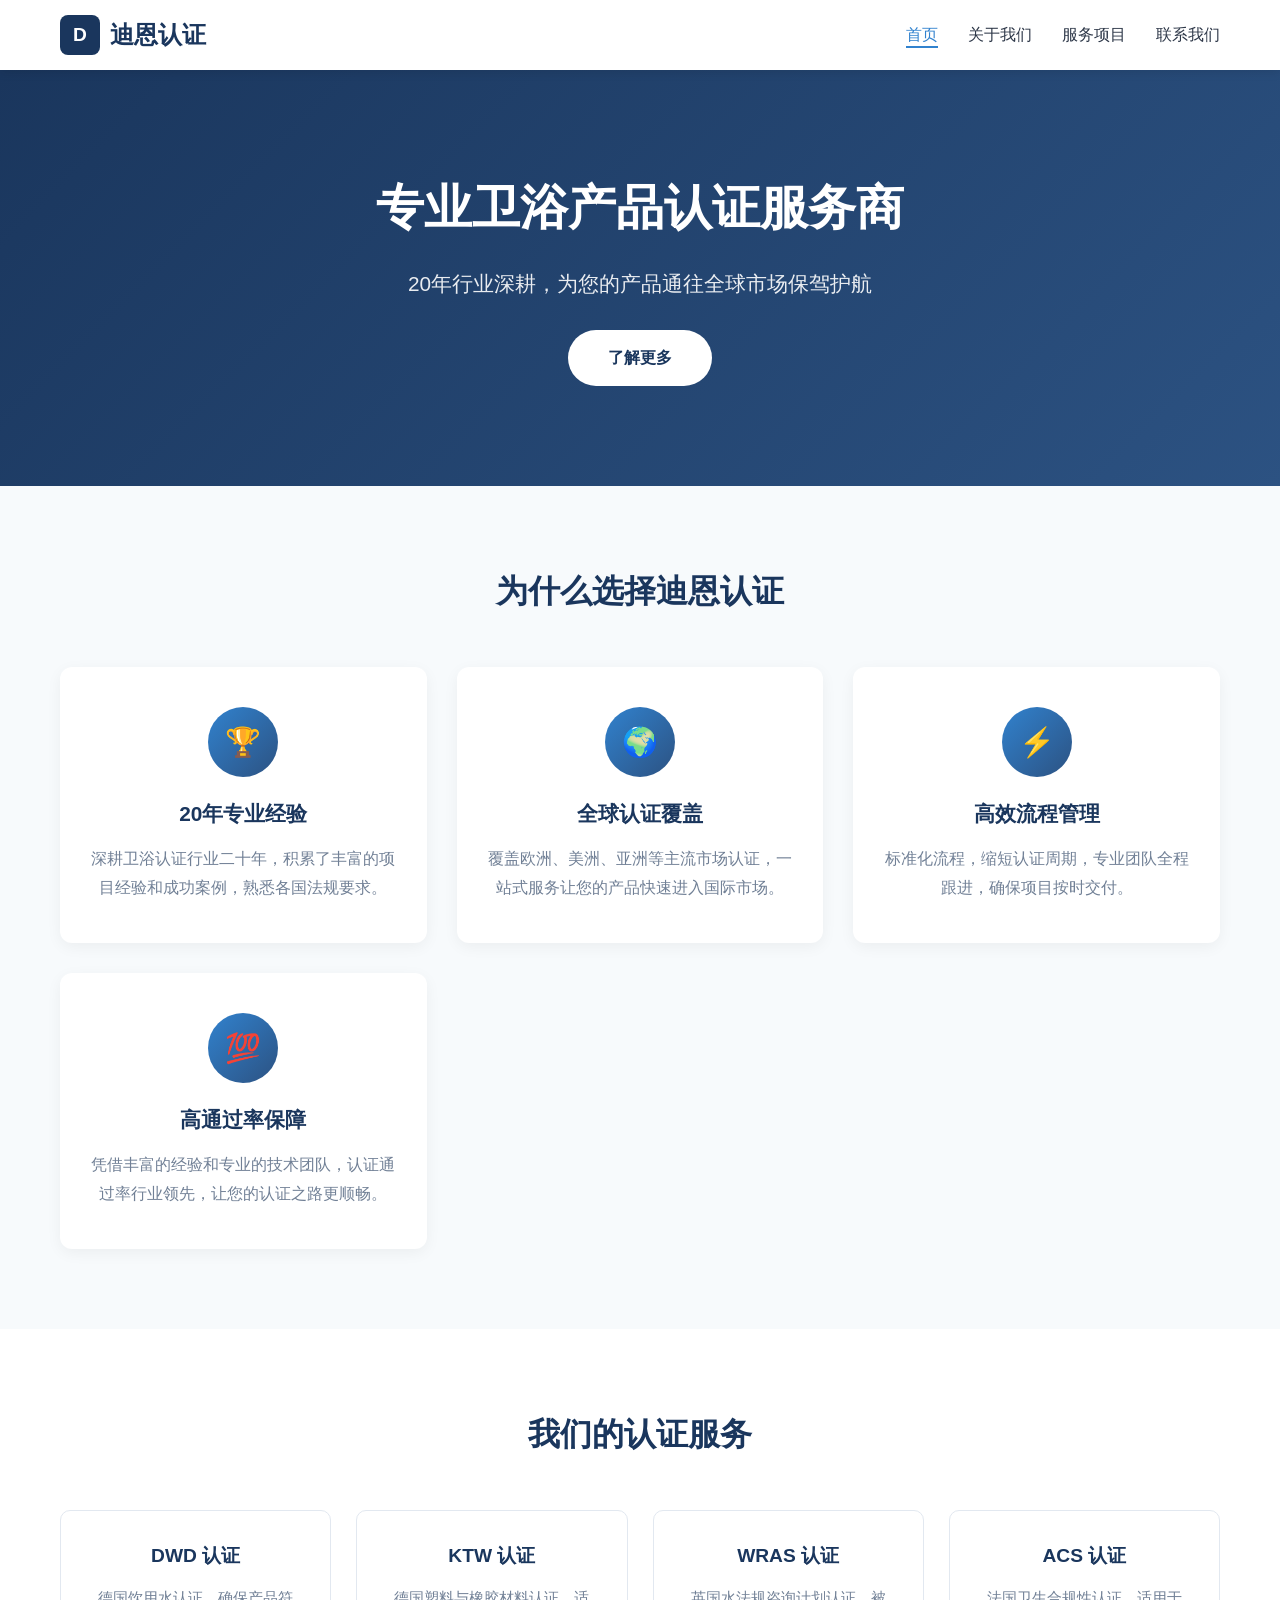
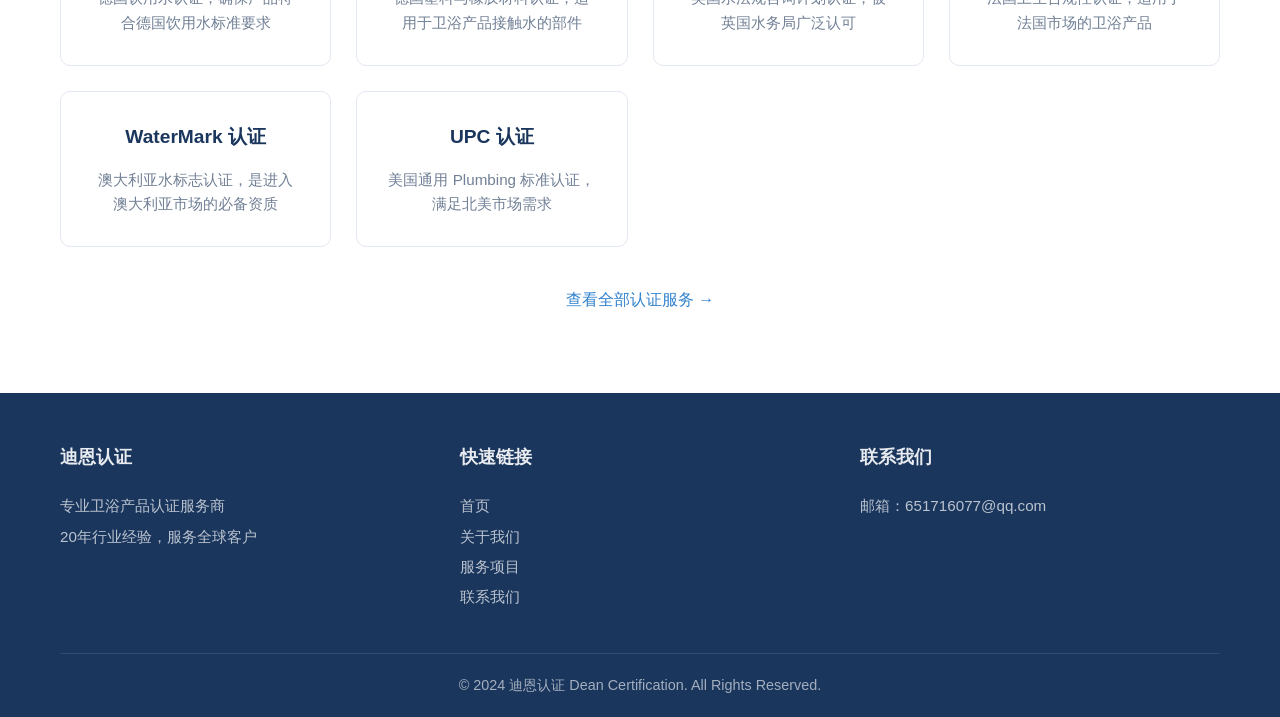
<file: index.html>
<!DOCTYPE html>
<html lang="zh-CN">
<head>
    <meta charset="UTF-8">
    <meta name="viewport" content="width=device-width, initial-scale=1.0">
    <title>迪恩认证 | 专业卫浴产品认证服务</title>
    <link rel="stylesheet" href="styles.css">
</head>
<body>
    <!-- 导航栏 -->
    <header>
        <nav>
            <a href="index.html" class="logo">
                <div class="logo-icon">D</div>
                迪恩认证
            </a>
            <ul class="nav-links">
                <li><a href="index.html" class="active">首页</a></li>
                <li><a href="about.html">关于我们</a></li>
                <li><a href="services.html">服务项目</a></li>
                <li><a href="contact.html">联系我们</a></li>
            </ul>
        </nav>
    </header>

    <!-- 英雄区 -->
    <section class="hero">
        <div class="container">
            <h1>专业卫浴产品认证服务商</h1>
            <p>20年行业深耕，为您的产品通往全球市场保驾护航</p>
            <a href="services.html" class="hero-btn">了解更多</a>
        </div>
    </section>

    <!-- 优势区块 -->
    <section class="features">
        <div class="container">
            <h2>为什么选择迪恩认证</h2>
            <div class="features-grid">
                <div class="feature-card">
                    <div class="feature-icon">🏆</div>
                    <h3>20年专业经验</h3>
                    <p>深耕卫浴认证行业二十年，积累了丰富的项目经验和成功案例，熟悉各国法规要求。</p>
                </div>
                <div class="feature-card">
                    <div class="feature-icon">🌍</div>
                    <h3>全球认证覆盖</h3>
                    <p>覆盖欧洲、美洲、亚洲等主流市场认证，一站式服务让您的产品快速进入国际市场。</p>
                </div>
                <div class="feature-card">
                    <div class="feature-icon">⚡</div>
                    <h3>高效流程管理</h3>
                    <p>标准化流程，缩短认证周期，专业团队全程跟进，确保项目按时交付。</p>
                </div>
                <div class="feature-card">
                    <div class="feature-icon">💯</div>
                    <h3>高通过率保障</h3>
                    <p>凭借丰富的经验和专业的技术团队，认证通过率行业领先，让您的认证之路更顺畅。</p>
                </div>
            </div>
        </div>
    </section>

    <!-- 服务预览 -->
    <section class="services-preview">
        <div class="container">
            <h2 class="section-title">我们的认证服务</h2>
            <div class="services-grid">
                <div class="service-card">
                    <h3>DWD 认证</h3>
                    <p>德国饮用水认证，确保产品符合德国饮用水标准要求</p>
                </div>
                <div class="service-card">
                    <h3>KTW 认证</h3>
                    <p>德国塑料与橡胶材料认证，适用于卫浴产品接触水的部件</p>
                </div>
                <div class="service-card">
                    <h3>WRAS 认证</h3>
                    <p>英国水法规咨询计划认证，被英国水务局广泛认可</p>
                </div>
                <div class="service-card">
                    <h3>ACS 认证</h3>
                    <p>法国卫生合规性认证，适用于法国市场的卫浴产品</p>
                </div>
                <div class="service-card">
                    <h3>WaterMark 认证</h3>
                    <p>澳大利亚水标志认证，是进入澳大利亚市场的必备资质</p>
                </div>
                <div class="service-card">
                    <h3>UPC 认证</h3>
                    <p>美国通用 Plumbing 标准认证，满足北美市场需求</p>
                </div>
            </div>
            <div class="more-services">
                <a href="services.html">查看全部认证服务 →</a>
            </div>
        </div>
    </section>

    <!-- 页脚 -->
    <footer>
        <div class="container">
            <div class="footer-content">
                <div class="footer-section">
                    <h4>迪恩认证</h4>
                    <p>专业卫浴产品认证服务商<br>20年行业经验，服务全球客户</p>
                </div>
                <div class="footer-section">
                    <h4>快速链接</h4>
                    <p><a href="index.html">首页</a></p>
                    <p><a href="about.html">关于我们</a></p>
                    <p><a href="services.html">服务项目</a></p>
                    <p><a href="contact.html">联系我们</a></p>
                </div>
                <div class="footer-section">
                    <h4>联系我们</h4>
                    <p>邮箱：651716077@qq.com</p>
                </div>
            </div>
            <div class="footer-bottom">
                <p>© 2024 迪恩认证 Dean Certification. All Rights Reserved.</p>
            </div>
        </div>
    </footer>
</body>
</html>
</file>
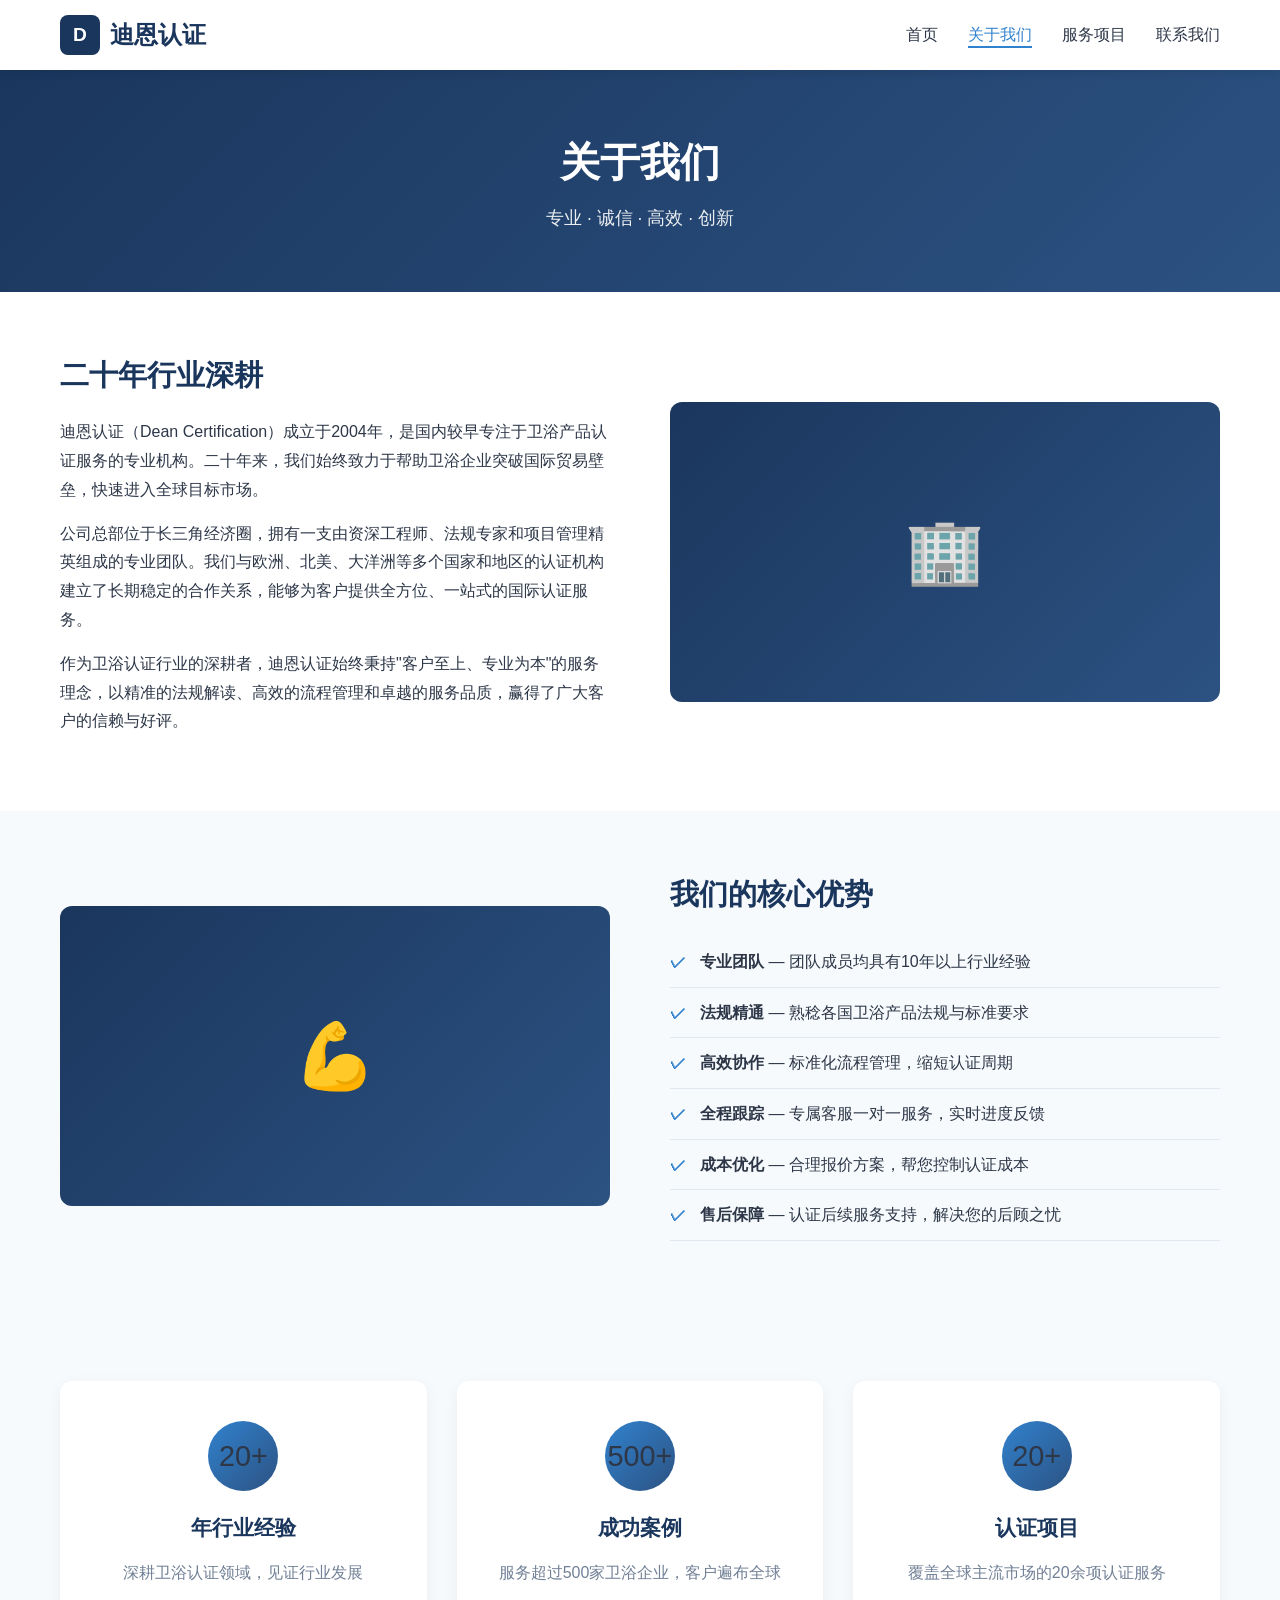
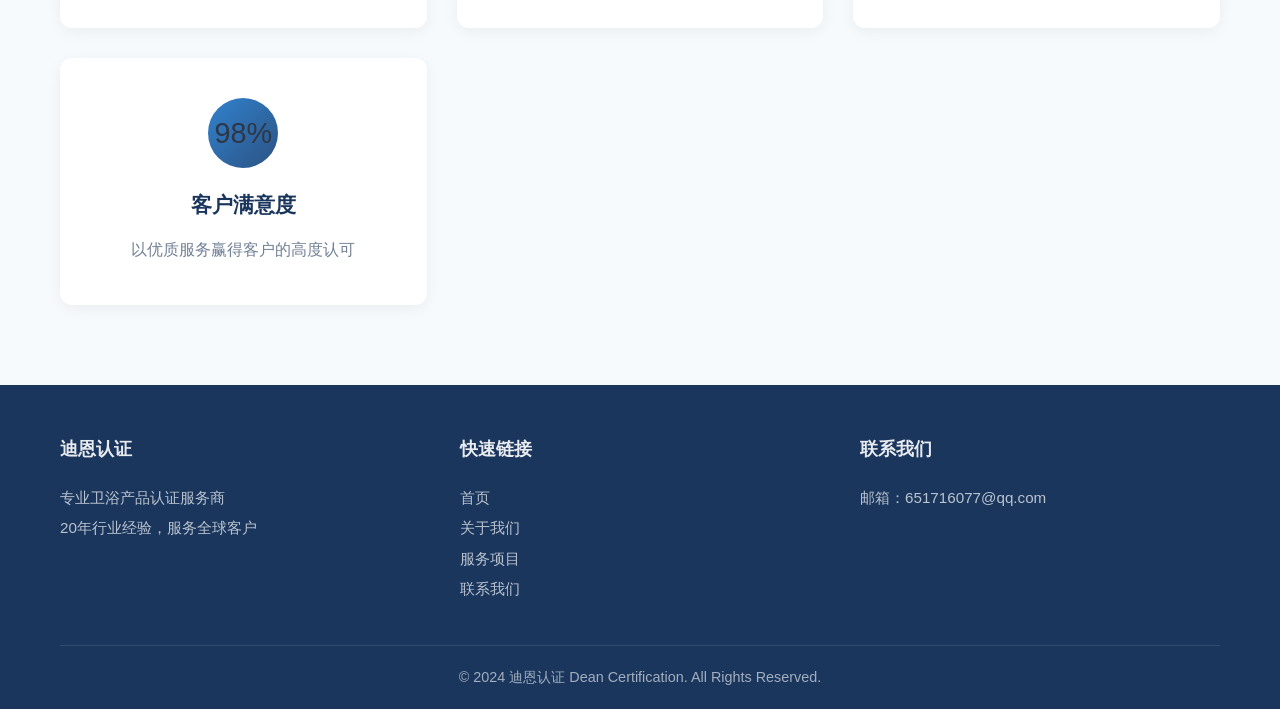
<file: about.html>
<!DOCTYPE html>
<html lang="zh-CN">
<head>
    <meta charset="UTF-8">
    <meta name="viewport" content="width=device-width, initial-scale=1.0">
    <title>关于我们 | 迪恩认证</title>
    <link rel="stylesheet" href="styles.css">
</head>
<body>
    <!-- 导航栏 -->
    <header>
        <nav>
            <a href="index.html" class="logo">
                <div class="logo-icon">D</div>
                迪恩认证
            </a>
            <ul class="nav-links">
                <li><a href="index.html">首页</a></li>
                <li><a href="about.html" class="active">关于我们</a></li>
                <li><a href="services.html">服务项目</a></li>
                <li><a href="contact.html">联系我们</a></li>
            </ul>
        </nav>
    </header>

    <!-- 页面标题 -->
    <section class="page-header">
        <div class="container">
            <h1>关于我们</h1>
            <p>专业 · 诚信 · 高效 · 创新</p>
        </div>
    </section>

    <!-- 公司简介 -->
    <section class="content-section">
        <div class="container">
            <div class="content-grid">
                <div>
                    <h2>二十年行业深耕</h2>
                    <p>迪恩认证（Dean Certification）成立于2004年，是国内较早专注于卫浴产品认证服务的专业机构。二十年来，我们始终致力于帮助卫浴企业突破国际贸易壁垒，快速进入全球目标市场。</p>
                    <p>公司总部位于长三角经济圈，拥有一支由资深工程师、法规专家和项目管理精英组成的专业团队。我们与欧洲、北美、大洋洲等多个国家和地区的认证机构建立了长期稳定的合作关系，能够为客户提供全方位、一站式的国际认证服务。</p>
                    <p>作为卫浴认证行业的深耕者，迪恩认证始终秉持"客户至上、专业为本"的服务理念，以精准的法规解读、高效的流程管理和卓越的服务品质，赢得了广大客户的信赖与好评。</p>
                </div>
                <div class="content-image">🏢</div>
            </div>
        </div>
    </section>

    <!-- 我们的优势 -->
    <section class="content-section" style="background: var(--light-bg);">
        <div class="container">
            <div class="content-grid reverse">
                <div>
                    <h2>我们的核心优势</h2>
                    <ul class="content-list">
                        <li><strong>专业团队</strong> — 团队成员均具有10年以上行业经验</li>
                        <li><strong>法规精通</strong> — 熟稔各国卫浴产品法规与标准要求</li>
                        <li><strong>高效协作</strong> — 标准化流程管理，缩短认证周期</li>
                        <li><strong>全程跟踪</strong> — 专属客服一对一服务，实时进度反馈</li>
                        <li><strong>成本优化</strong> — 合理报价方案，帮您控制认证成本</li>
                        <li><strong>售后保障</strong> — 认证后续服务支持，解决您的后顾之忧</li>
                    </ul>
                </div>
                <div class="content-image">💪</div>
            </div>
        </div>
    </section>

    <!-- 数据展示 -->
    <section class="features">
        <div class="container">
            <div class="features-grid">
                <div class="feature-card">
                    <div class="feature-icon">20+</div>
                    <h3>年行业经验</h3>
                    <p>深耕卫浴认证领域，见证行业发展</p>
                </div>
                <div class="feature-card">
                    <div class="feature-icon">500+</div>
                    <h3>成功案例</h3>
                    <p>服务超过500家卫浴企业，客户遍布全球</p>
                </div>
                <div class="feature-card">
                    <div class="feature-icon">20+</div>
                    <h3>认证项目</h3>
                    <p>覆盖全球主流市场的20余项认证服务</p>
                </div>
                <div class="feature-card">
                    <div class="feature-icon">98%</div>
                    <h3>客户满意度</h3>
                    <p>以优质服务赢得客户的高度认可</p>
                </div>
            </div>
        </div>
    </section>

    <!-- 页脚 -->
    <footer>
        <div class="container">
            <div class="footer-content">
                <div class="footer-section">
                    <h4>迪恩认证</h4>
                    <p>专业卫浴产品认证服务商<br>20年行业经验，服务全球客户</p>
                </div>
                <div class="footer-section">
                    <h4>快速链接</h4>
                    <p><a href="index.html">首页</a></p>
                    <p><a href="about.html">关于我们</a></p>
                    <p><a href="services.html">服务项目</a></p>
                    <p><a href="contact.html">联系我们</a></p>
                </div>
                <div class="footer-section">
                    <h4>联系我们</h4>
                    <p>邮箱：651716077@qq.com</p>
                </div>
            </div>
            <div class="footer-bottom">
                <p>© 2024 迪恩认证 Dean Certification. All Rights Reserved.</p>
            </div>
        </div>
    </footer>
</body>
</html>
</file>
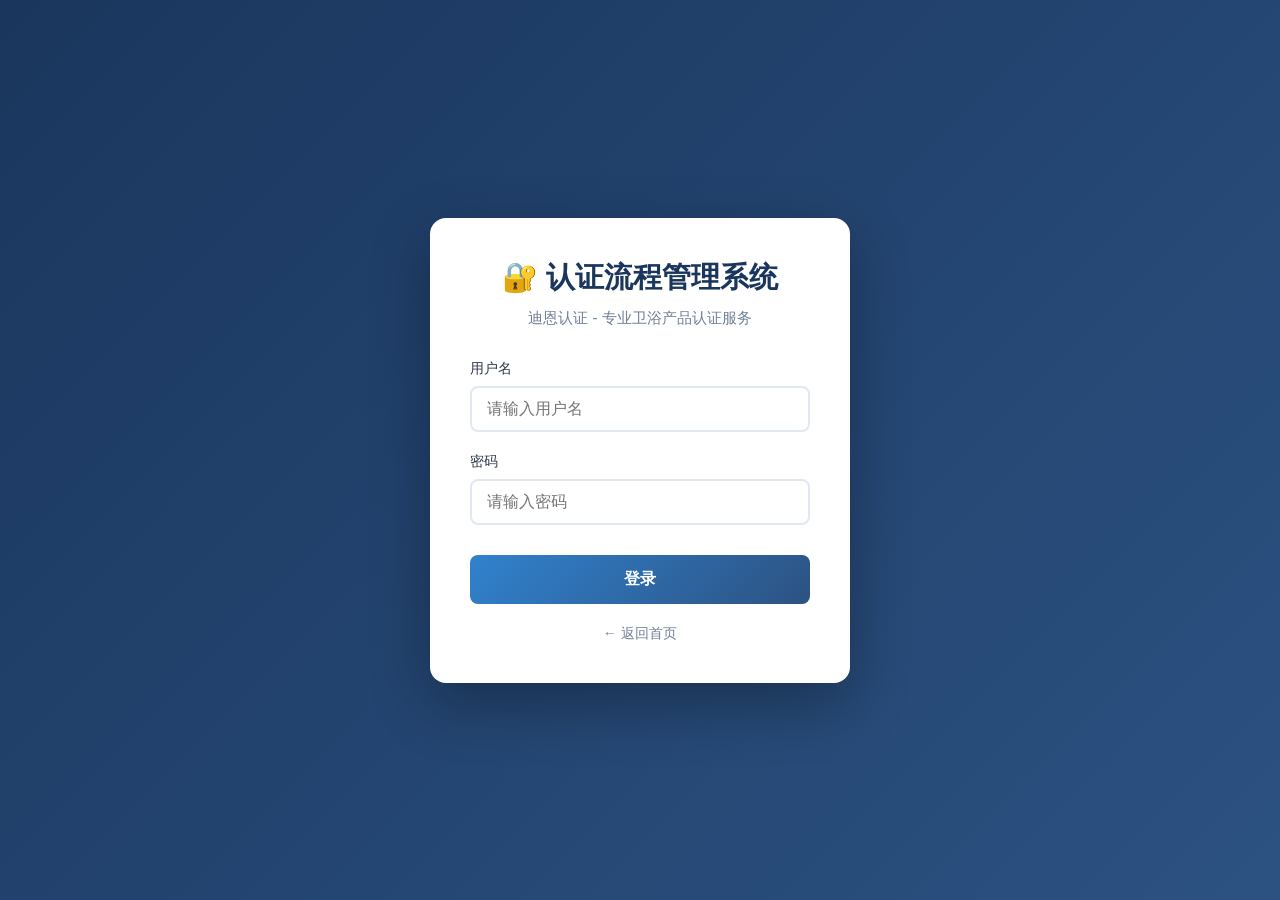
<file: auth.html>
<!DOCTYPE html>
<html lang="zh-CN">
<head>
    <meta charset="UTF-8">
    <meta name="viewport" content="width=device-width, initial-scale=1.0">
    <title>登录 - 迪恩认证流程管理系统</title>
    <style>
        * {
            margin: 0;
            padding: 0;
            box-sizing: border-box;
        }
        
        body {
            font-family: 'Microsoft YaHei', 'PingFang SC', sans-serif;
            background: linear-gradient(135deg, #1a365d 0%, #2c5282 100%);
            min-height: 100vh;
            display: flex;
            align-items: center;
            justify-content: center;
            padding: 20px;
        }
        
        .auth-container {
            background: white;
            border-radius: 16px;
            box-shadow: 0 20px 60px rgba(0,0,0,0.3);
            width: 100%;
            max-width: 420px;
            padding: 40px;
        }
        
        .auth-header {
            text-align: center;
            margin-bottom: 30px;
        }
        
        .auth-header h1 {
            color: #1a365d;
            font-size: 1.8rem;
            margin-bottom: 10px;
        }
        
        .auth-header p {
            color: #718096;
            font-size: 0.95rem;
        }
        
        .form-group {
            margin-bottom: 20px;
        }
        
        .form-group label {
            display: block;
            margin-bottom: 8px;
            color: #2d3748;
            font-weight: 500;
            font-size: 0.9rem;
        }
        
        .form-group input {
            width: 100%;
            padding: 12px 15px;
            border: 2px solid #e2e8f0;
            border-radius: 8px;
            font-size: 1rem;
            transition: all 0.3s;
        }
        
        .form-group input:focus {
            outline: none;
            border-color: #3182ce;
            box-shadow: 0 0 0 3px rgba(49, 130, 206, 0.1);
        }
        
        .form-group input.error {
            border-color: #e53e3e;
        }
        
        .error-message {
            color: #e53e3e;
            font-size: 0.85rem;
            margin-top: 5px;
            display: none;
        }
        
        .error-message.show {
            display: block;
        }
        
        .auth-btn {
            width: 100%;
            padding: 14px;
            background: linear-gradient(135deg, #3182ce, #2c5282);
            color: white;
            border: none;
            border-radius: 8px;
            font-size: 1rem;
            font-weight: 600;
            cursor: pointer;
            transition: all 0.3s;
            margin-top: 10px;
        }
        
        .auth-btn:hover {
            transform: translateY(-2px);
            box-shadow: 0 8px 20px rgba(49, 130, 206, 0.3);
        }
        
        .auth-btn:disabled {
            opacity: 0.6;
            cursor: not-allowed;
            transform: none;
        }
        
        .loading {
            display: inline-block;
            width: 18px;
            height: 18px;
            border: 2px solid #ffffff;
            border-radius: 50%;
            border-top-color: transparent;
            animation: spin 1s ease-in-out infinite;
            margin-right: 8px;
            vertical-align: middle;
        }
        
        @keyframes spin {
            to { transform: rotate(360deg); }
        }
        
        .back-link {
            display: block;
            text-align: center;
            margin-top: 20px;
            color: #718096;
            text-decoration: none;
            font-size: 0.9rem;
        }
        
        .back-link:hover {
            color: #3182ce;
        }
    </style>
</head>
<body>
    <div class="auth-container">
        <div class="auth-header">
            <h1>🔐 认证流程管理系统</h1>
            <p>迪恩认证 - 专业卫浴产品认证服务</p>
        </div>
        
        <!-- 登录表单 -->
        <form class="auth-form active" id="loginForm">
            <div class="form-group">
                <label>用户名</label>
                <input type="text" id="loginUsername" placeholder="请输入用户名" required>
                <div class="error-message" id="loginUsernameError"></div>
            </div>
            <div class="form-group">
                <label>密码</label>
                <input type="password" id="loginPassword" placeholder="请输入密码" required>
                <div class="error-message" id="loginPasswordError"></div>
            </div>
            <button type="submit" class="auth-btn" id="loginBtn">登录</button>
        </form>
        
        <a href="index.html" class="back-link">← 返回首页</a>
    </div>

    <script>
        // 用户数据库
        const USERS = [
            { username: 'dien1', password: '123456', role: 'admin', name: '管理员' },
            { username: 'dien2', password: '123456', role: 'user', name: '员工2' },
            { username: 'dien3', password: '123456', role: 'user', name: '员工3' },
            { username: 'dien4', password: '123456', role: 'user', name: '员工4' },
            { username: 'dien5', password: '123456', role: 'user', name: '员工5' },
            { username: 'dien6', password: '123456', role: 'user', name: '员工6' },
            { username: 'dien7', password: '123456', role: 'user', name: '员工7' },
            { username: 'dien8', password: '123456', role: 'user', name: '员工8' },
            { username: 'dien9', password: '123456', role: 'user', name: '员工9' },
            { username: 'dien10', password: '123456', role: 'user', name: '员工10' }
        ];

        // 检查是否已登录
        const currentUser = localStorage.getItem('currentUser');
        if (currentUser) {
            window.location.href = 'dashboard.html';
        }
        
        // 显示错误信息
        function showError(elementId, message) {
            const errorEl = document.getElementById(elementId);
            const inputEl = document.getElementById(elementId.replace('Error', ''));
            errorEl.textContent = message;
            errorEl.classList.add('show');
            if (inputEl) inputEl.classList.add('error');
        }
        
        // 清除错误信息
        function clearErrors() {
            document.querySelectorAll('.error-message').forEach(function(el) {
                el.classList.remove('show');
            });
            document.querySelectorAll('input').forEach(function(el) {
                el.classList.remove('error');
            });
        }
        
        // 设置按钮加载状态
        function setLoading(btnId, loading) {
            const btn = document.getElementById(btnId);
            if (loading) {
                btn.disabled = true;
                btn.innerHTML = '<span class="loading"></span>处理中...';
            } else {
                btn.disabled = false;
                btn.innerHTML = '登录';
            }
        }
        
        // 登录表单提交
        document.getElementById('loginForm').addEventListener('submit', function(e) {
            e.preventDefault();
            clearErrors();
            
            const username = document.getElementById('loginUsername').value.trim();
            const password = document.getElementById('loginPassword').value;
            
            if (!username) {
                showError('loginUsernameError', '请输入用户名');
                return;
            }
            if (!password) {
                showError('loginPasswordError', '请输入密码');
                return;
            }
            
            setLoading('loginBtn', true);
            
            // 模拟网络延迟
            setTimeout(function() {
                const user = USERS.find(function(u) {
                    return u.username === username && u.password === password;
                });
                
                if (user) {
                    // 登录成功，保存用户信息到localStorage
                    localStorage.setItem('currentUser', JSON.stringify(user));
                    window.location.href = 'dashboard.html';
                } else {
                    setLoading('loginBtn', false);
                    // 检查是用户名错误还是密码错误
                    const userExists = USERS.find(function(u) {
                        return u.username === username;
                    });
                    if (userExists) {
                        showError('loginPasswordError', '密码错误');
                    } else {
                        showError('loginUsernameError', '用户名不存在');
                    }
                }
            }, 500);
        });
    </script>
</body>
</html>
</file>
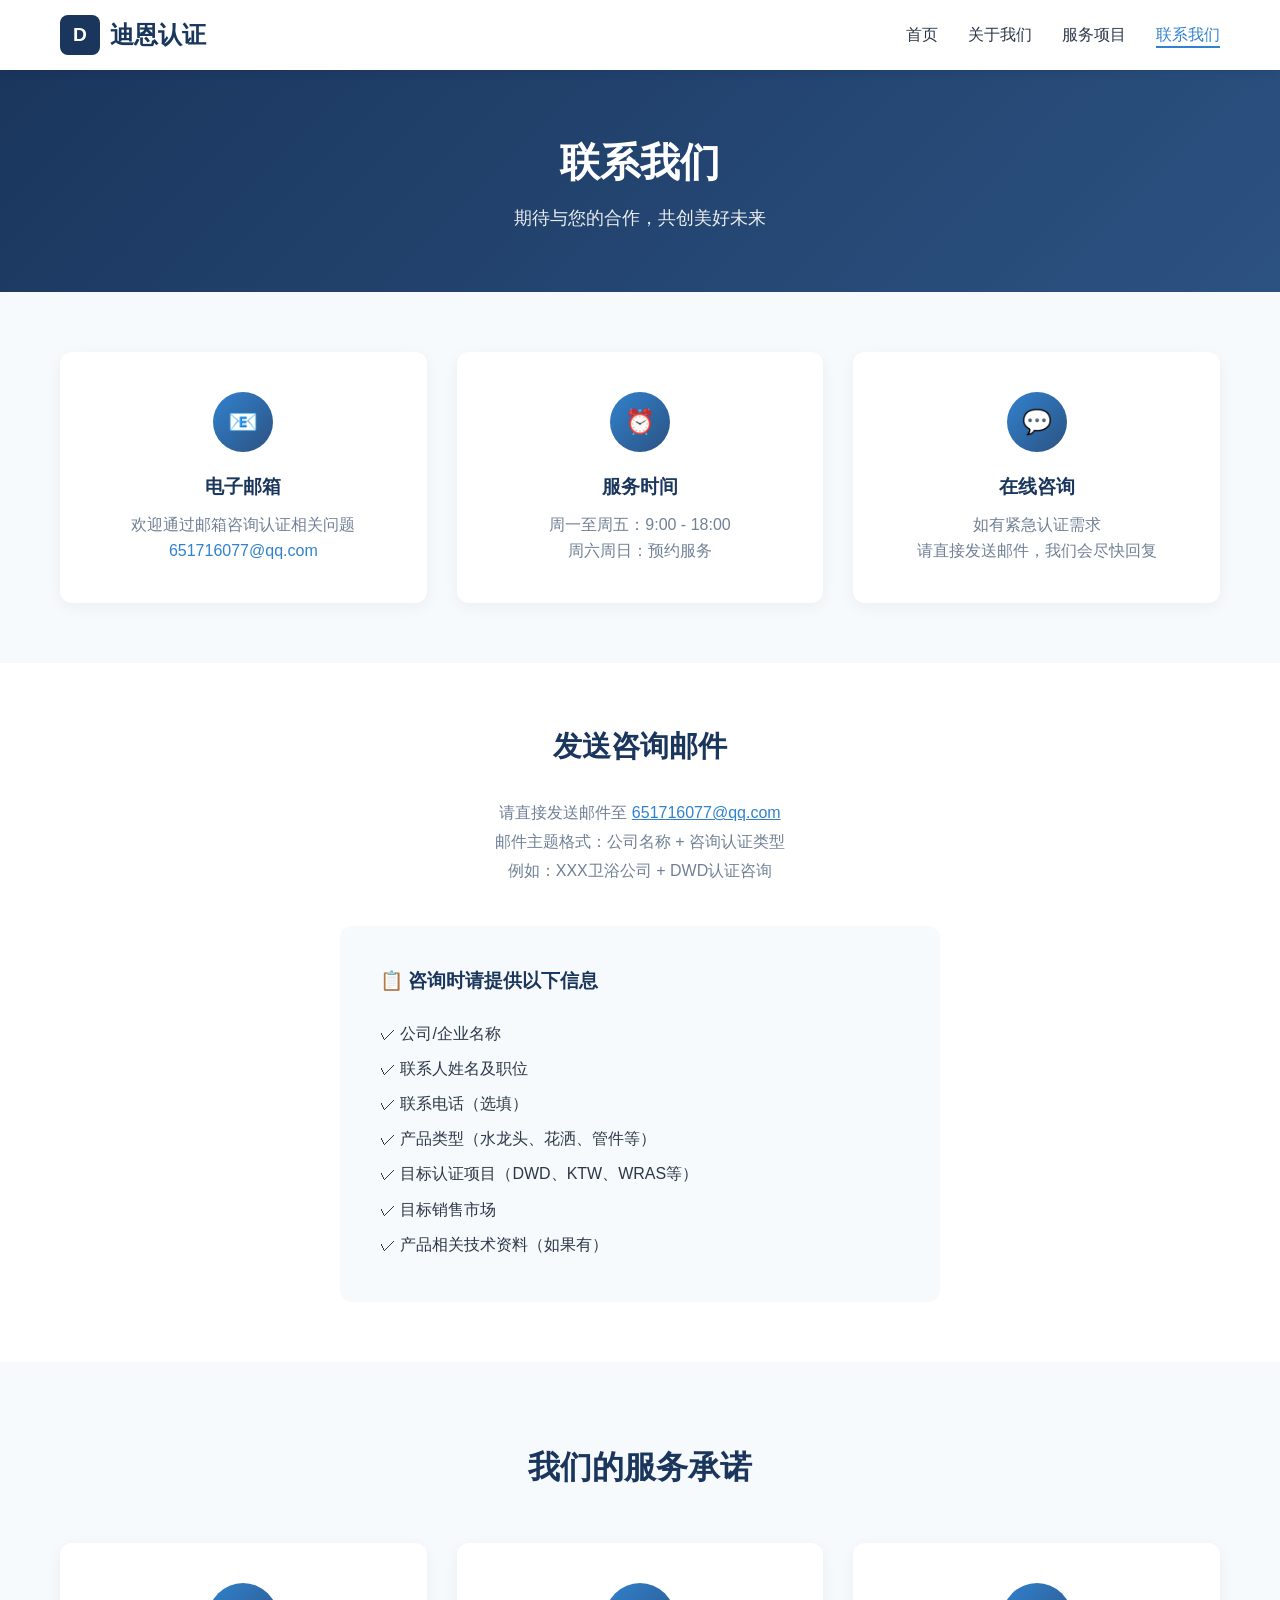
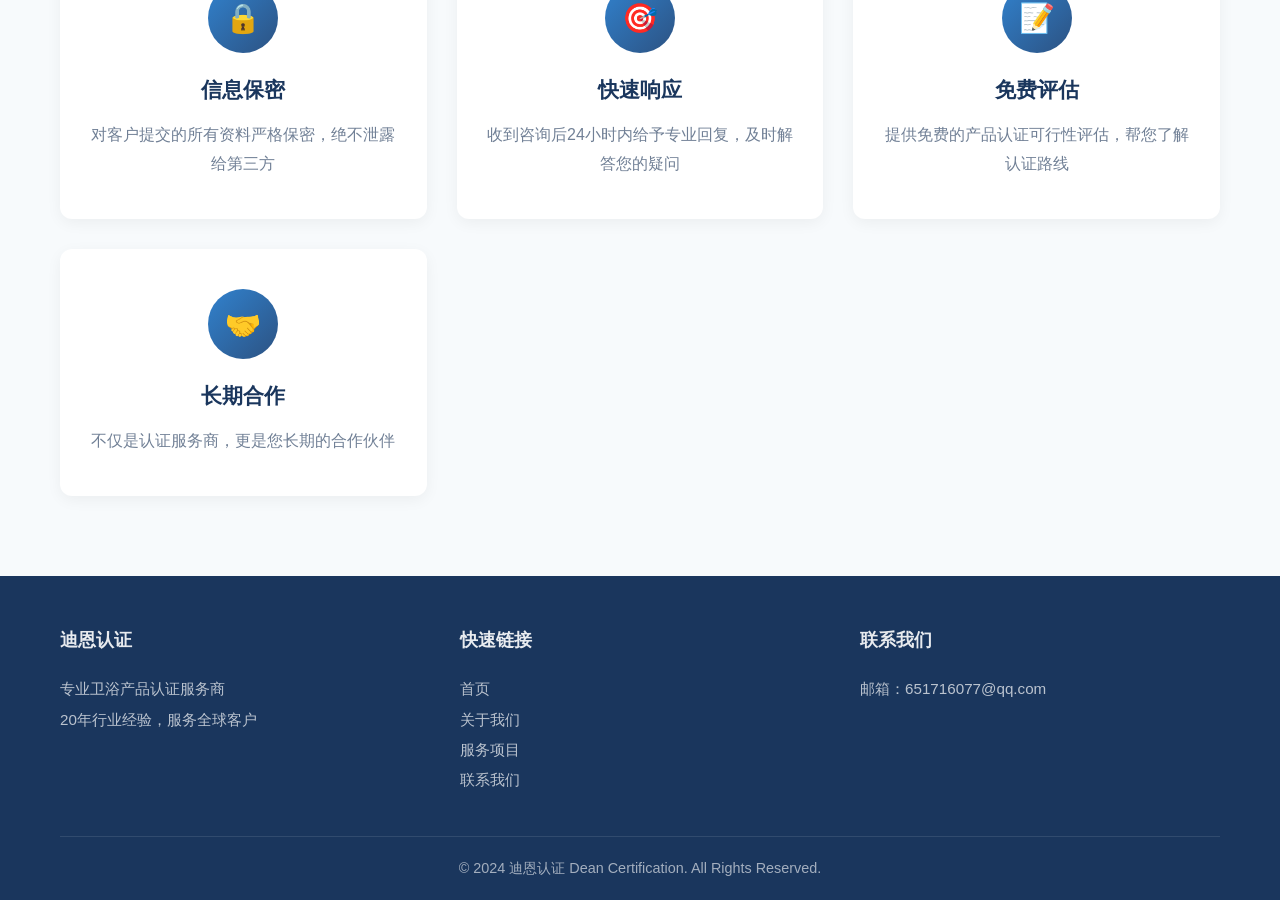
<file: contact.html>
<!DOCTYPE html>
<html lang="zh-CN">
<head>
    <meta charset="UTF-8">
    <meta name="viewport" content="width=device-width, initial-scale=1.0">
    <title>联系我们 | 迪恩认证</title>
    <link rel="stylesheet" href="styles.css">
</head>
<body>
    <!-- 导航栏 -->
    <header>
        <nav>
            <a href="index.html" class="logo">
                <div class="logo-icon">D</div>
                迪恩认证
            </a>
            <ul class="nav-links">
                <li><a href="index.html">首页</a></li>
                <li><a href="about.html">关于我们</a></li>
                <li><a href="services.html">服务项目</a></li>
                <li><a href="contact.html" class="active">联系我们</a></li>
            </ul>
        </nav>
    </header>

    <!-- 页面标题 -->
    <section class="page-header">
        <div class="container">
            <h1>联系我们</h1>
            <p>期待与您的合作，共创美好未来</p>
        </div>
    </section>

    <!-- 联系方式卡片 -->
    <section class="contact-info">
        <div class="container">
            <div class="contact-grid">
                <div class="contact-card">
                    <div class="contact-icon">📧</div>
                    <h3>电子邮箱</h3>
                    <p>欢迎通过邮箱咨询认证相关问题<br>
                    <a href="mailto:651716077@qq.com">651716077@qq.com</a></p>
                </div>
                <div class="contact-card">
                    <div class="contact-icon">⏰</div>
                    <h3>服务时间</h3>
                    <p>周一至周五：9:00 - 18:00<br>
                    周六周日：预约服务</p>
                </div>
                <div class="contact-card">
                    <div class="contact-icon">💬</div>
                    <h3>在线咨询</h3>
                    <p>如有紧急认证需求<br>
                    请直接发送邮件，我们会尽快回复</p>
                </div>
            </div>
        </div>
    </section>

    <!-- 咨询表单 -->
    <section class="content-section">
        <div class="container">
            <div style="max-width: 600px; margin: 0 auto;">
                <h2 style="text-align: center; margin-bottom: 30px;">发送咨询邮件</h2>
                <p style="text-align: center; color: var(--text-light); margin-bottom: 40px;">
                    请直接发送邮件至 <a href="mailto:651716077@qq.com" style="color: var(--accent-color);">651716077@qq.com</a><br>
                    邮件主题格式：公司名称 + 咨询认证类型<br>
                    例如：XXX卫浴公司 + DWD认证咨询
                </p>
                
                <div style="background: var(--light-bg); padding: 40px; border-radius: 12px;">
                    <h3 style="color: var(--primary-color); margin-bottom: 20px;">📋 咨询时请提供以下信息</h3>
                    <ul style="list-style: none; line-height: 2.2;">
                        <li>✓ 公司/企业名称</li>
                        <li>✓ 联系人姓名及职位</li>
                        <li>✓ 联系电话（选填）</li>
                        <li>✓ 产品类型（水龙头、花洒、管件等）</li>
                        <li>✓ 目标认证项目（DWD、KTW、WRAS等）</li>
                        <li>✓ 目标销售市场</li>
                        <li>✓ 产品相关技术资料（如果有）</li>
                    </ul>
                </div>
            </div>
        </div>
    </section>

    <!-- 服务承诺 -->
    <section class="features">
        <div class="container">
            <h2 class="section-title">我们的服务承诺</h2>
            <div class="features-grid">
                <div class="feature-card">
                    <div class="feature-icon">🔒</div>
                    <h3>信息保密</h3>
                    <p>对客户提交的所有资料严格保密，绝不泄露给第三方</p>
                </div>
                <div class="feature-card">
                    <div class="feature-icon">🎯</div>
                    <h3>快速响应</h3>
                    <p>收到咨询后24小时内给予专业回复，及时解答您的疑问</p>
                </div>
                <div class="feature-card">
                    <div class="feature-icon">📝</div>
                    <h3>免费评估</h3>
                    <p>提供免费的产品认证可行性评估，帮您了解认证路线</p>
                </div>
                <div class="feature-card">
                    <div class="feature-icon">🤝</div>
                    <h3>长期合作</h3>
                    <p>不仅是认证服务商，更是您长期的合作伙伴</p>
                </div>
            </div>
        </div>
    </section>

    <!-- 页脚 -->
    <footer>
        <div class="container">
            <div class="footer-content">
                <div class="footer-section">
                    <h4>迪恩认证</h4>
                    <p>专业卫浴产品认证服务商<br>20年行业经验，服务全球客户</p>
                </div>
                <div class="footer-section">
                    <h4>快速链接</h4>
                    <p><a href="index.html">首页</a></p>
                    <p><a href="about.html">关于我们</a></p>
                    <p><a href="services.html">服务项目</a></p>
                    <p><a href="contact.html">联系我们</a></p>
                </div>
                <div class="footer-section">
                    <h4>联系我们</h4>
                    <p>邮箱：651716077@qq.com</p>
                </div>
            </div>
            <div class="footer-bottom">
                <p>© 2024 迪恩认证 Dean Certification. All Rights Reserved.</p>
            </div>
        </div>
    </footer>
</body>
</html>
</file>
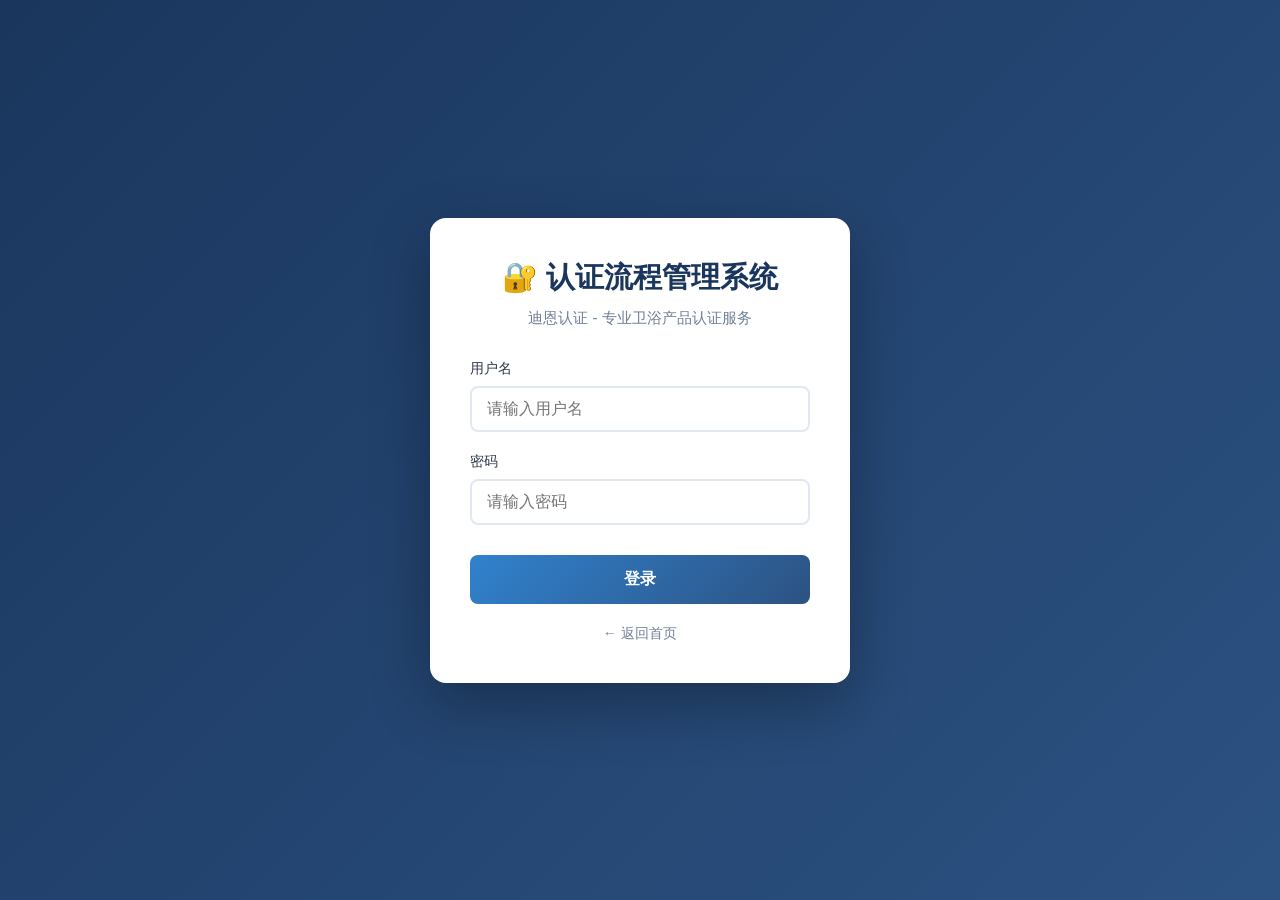
<file: dashboard.html>
<!DOCTYPE html>
<html lang="zh-CN">
<head>
    <meta charset="UTF-8">
    <meta name="viewport" content="width=device-width, initial-scale=1.0">
    <title>控制台 - 迪恩认证流程管理系统</title>
    <style>
        * {
            margin: 0;
            padding: 0;
            box-sizing: border-box;
        }
        
        body {
            font-family: 'Microsoft YaHei', 'PingFang SC', sans-serif;
            background: #f5f7fa;
            color: #333;
            line-height: 1.6;
        }
        
        /* 顶部导航 */
        .top-nav {
            background: linear-gradient(135deg, #1a365d, #2c5282);
            color: white;
            padding: 15px 30px;
            display: flex;
            justify-content: space-between;
            align-items: center;
            box-shadow: 0 2px 10px rgba(0,0,0,0.1);
        }
        
        .nav-brand {
            font-size: 1.3rem;
            font-weight: 600;
        }
        
        .nav-user {
            display: flex;
            align-items: center;
            gap: 20px;
        }
        
        .user-info {
            text-align: right;
        }
        
        .user-name {
            font-weight: 600;
        }
        
        .user-role {
            font-size: 0.8rem;
            opacity: 0.9;
        }
        
        .logout-btn {
            background: rgba(255,255,255,0.2);
            color: white;
            border: none;
            padding: 8px 16px;
            border-radius: 6px;
            cursor: pointer;
            font-size: 0.9rem;
            transition: all 0.3s;
        }
        
        .logout-btn:hover {
            background: rgba(255,255,255,0.3);
        }
        
        /* 主内容区 */
        .main-container {
            max-width: 1200px;
            margin: 0 auto;
            padding: 30px;
        }
        
        .welcome-section {
            background: white;
            border-radius: 12px;
            padding: 30px;
            margin-bottom: 30px;
            box-shadow: 0 4px 15px rgba(0,0,0,0.08);
        }
        
        .welcome-section h1 {
            color: #1a365d;
            margin-bottom: 10px;
        }
        
        .welcome-section p {
            color: #718096;
        }
        
        /* 流程卡片 */
        .process-grid {
            display: grid;
            grid-template-columns: repeat(auto-fit, minmax(350px, 1fr));
            gap: 25px;
            margin-bottom: 30px;
        }
        
        .process-card {
            background: white;
            border-radius: 12px;
            padding: 30px;
            box-shadow: 0 4px 15px rgba(0,0,0,0.08);
            transition: all 0.3s;
            cursor: pointer;
            text-decoration: none;
            color: inherit;
            display: block;
        }
        
        .process-card:hover {
            transform: translateY(-5px);
            box-shadow: 0 8px 25px rgba(0,0,0,0.12);
        }
        
        .process-card h2 {
            color: #1a365d;
            margin-bottom: 10px;
            font-size: 1.4rem;
        }
        
        .process-card p {
            color: #718096;
            margin-bottom: 20px;
        }
        
        .process-btn {
            display: inline-block;
            padding: 10px 20px;
            background: linear-gradient(135deg, #3182ce, #2c5282);
            color: white;
            border-radius: 6px;
            font-weight: 600;
            font-size: 0.9rem;
        }
        
        /* 管理员功能区 */
        .admin-section {
            background: white;
            border-radius: 12px;
            padding: 30px;
            box-shadow: 0 4px 15px rgba(0,0,0,0.08);
            display: none;
        }
        
        .admin-section.show {
            display: block;
        }
        
        .admin-section h2 {
            color: #1a365d;
            margin-bottom: 20px;
        }
        
        .users-table {
            width: 100%;
            border-collapse: collapse;
        }
        
        .users-table th,
        .users-table td {
            padding: 12px 15px;
            text-align: left;
            border-bottom: 1px solid #e2e8f0;
        }
        
        .users-table th {
            background: #f7fafc;
            color: #1a365d;
            font-weight: 600;
        }
        
        .role-badge {
            display: inline-block;
            padding: 4px 12px;
            border-radius: 20px;
            font-size: 0.8rem;
            font-weight: 500;
        }
        
        .role-admin {
            background: #c6f6d5;
            color: #22543d;
        }
        
        .role-user {
            background: #e2e8f0;
            color: #4a5568;
        }
        
        .action-btn {
            padding: 6px 12px;
            border: none;
            border-radius: 4px;
            cursor: pointer;
            font-size: 0.85rem;
            margin-right: 5px;
        }
        
        .action-btn.promote {
            background: #48bb78;
            color: white;
        }
        
        .action-btn.demote {
            background: #ed8936;
            color: white;
        }
        
        .action-btn.delete {
            background: #e53e3e;
            color: white;
        }
        
        /* 加载状态 */
        .loading-overlay {
            position: fixed;
            top: 0;
            left: 0;
            right: 0;
            bottom: 0;
            background: rgba(255,255,255,0.9);
            display: flex;
            align-items: center;
            justify-content: center;
            z-index: 1000;
        }
        
        .loading-spinner {
            width: 50px;
            height: 50px;
            border: 4px solid #e2e8f0;
            border-top-color: #3182ce;
            border-radius: 50%;
            animation: spin 1s linear infinite;
        }
        
        @keyframes spin {
            to { transform: rotate(360deg); }
        }
    </style>
</head>
<body>
    <!-- 加载遮罩 -->
    <div class="loading-overlay" id="loadingOverlay">
        <div class="loading-spinner"></div>
    </div>
    
    <!-- 顶部导航 -->
    <nav class="top-nav">
        <div class="nav-brand">🏢 迪恩认证 - 流程管理系统</div>
        <div class="nav-user">
            <div class="user-info">
                <div class="user-name" id="userName">加载中...</div>
                <div class="user-role" id="userRole">...</div>
            </div>
            <button class="logout-btn" onclick="logout()">退出登录</button>
        </div>
    </nav>
    
    <!-- 主内容 -->
    <div class="main-container">
        <!-- 欢迎区 -->
        <div class="welcome-section">
            <h1>👋 欢迎回来，<span id="welcomeName">...</span></h1>
            <p>请选择要管理的认证流程</p>
        </div>
        
        <!-- 流程选择 -->
        <div class="process-grid">
            <a href="ktw-process.html" class="process-card">
                <h2>🇩🇪 KTW 德国塑料橡胶认证</h2>
                <p>专门针对卫浴产品中使用的塑料和橡胶材料，评估其与饮用水接触时的安全性。</p>
                <span class="process-btn">进入流程管理 →</span>
            </a>
            
            <a href="wras-process.html" class="process-card">
                <h2>🇬🇧 WRAS 英国水法规认证</h2>
                <p>英国水务局广泛认可的认证标志，表明产品符合英国水务法规的要求。</p>
                <span class="process-btn">进入流程管理 →</span>
            </a>
        </div>
        
        <!-- 管理员功能区 -->
        <div class="admin-section" id="adminSection">
            <h2>👥 用户管理（管理员功能）</h2>
            <table class="users-table">
                <thead>
                    <tr>
                        <th>姓名</th>
                        <th>邮箱</th>
                        <th>角色</th>
                        <th>操作</th>
                    </tr>
                </thead>
                <tbody id="usersTableBody">
                    <!-- 动态生成 -->
                </tbody>
            </table>
        </div>
    </div>

    <script>
        // 用户数据
        const USERS = [
            { id: '1', email: 'admin@dien.com', password: 'admin123', name: '系统管理员', role: 'admin' },
            { id: '2', email: 'manager@dien.com', password: 'manager123', name: '业务经理', role: 'admin' },
            { id: '3', email: 'user1@dien.com', password: 'user123', name: '张三', role: 'user' },
            { id: '4', email: 'user2@dien.com', password: 'user123', name: '李四', role: 'user' },
            { id: '5', email: 'user3@dien.com', password: 'user123', name: '王五', role: 'user' },
            { id: '6', email: 'user4@dien.com', password: 'user123', name: '赵六', role: 'user' },
            { id: '7', email: 'user5@dien.com', password: 'user123', name: '孙七', role: 'user' },
            { id: '8', email: 'user6@dien.com', password: 'user123', name: '周八', role: 'user' },
            { id: '9', email: 'user7@dien.com', password: 'user123', name: '吴九', role: 'user' },
            { id: '10', email: 'user8@dien.com', password: 'user123', name: '郑十', role: 'user' }
        ];

        // 检查登录状态
        const currentUser = JSON.parse(localStorage.getItem('currentUser'));
        if (!currentUser) {
            window.location.href = 'auth.html';
        } else {
            // 显示用户信息
            updateUI();
            
            // 如果是管理员，加载用户列表
            if (currentUser.role === 'admin') {
                loadUsersList();
            }
            
            // 隐藏加载遮罩
            document.getElementById('loadingOverlay').style.display = 'none';
        }
        
        // 更新界面
        function updateUI() {
            document.getElementById('userName').textContent = currentUser.name;
            document.getElementById('welcomeName').textContent = currentUser.name;
            document.getElementById('userRole').textContent = 
                currentUser.role === 'admin' ? '管理员' : '普通用户';
            
            if (currentUser.role === 'admin') {
                document.getElementById('adminSection').classList.add('show');
            }
        }
        
        // 加载用户列表（管理员）
        function loadUsersList() {
            const tbody = document.getElementById('usersTableBody');
            tbody.innerHTML = '';
            
            USERS.forEach(function(user) {
                const isCurrentUser = user.id === currentUser.id;
                
                const tr = document.createElement('tr');
                tr.innerHTML = 
                    '<td>' + user.name + '</td>' +
                    '<td>' + user.email + '</td>' +
                    '<td><span class="role-badge ' + (user.role === 'admin' ? 'role-admin' : 'role-user') + '">' + 
                        (user.role === 'admin' ? '管理员' : '普通用户') + '</span></td>' +
                    '<td>' + getActionButtons(user.id, user.role, isCurrentUser) + '</td>';
                
                tbody.appendChild(tr);
            });
        }
        
        // 获取操作按钮
        function getActionButtons(uid, role, isCurrentUser) {
            if (isCurrentUser) return '<span style="color: #718096;">当前用户</span>';
            
            let buttons = '';
            if (role === 'user') {
                buttons += '<button class="action-btn promote" onclick="setUserRole(\'' + uid + '\', \'admin\')">设为管理员</button>';
            } else {
                buttons += '<button class="action-btn demote" onclick="setUserRole(\'' + uid + '\', \'user\')">取消管理员</button>';
            }
            buttons += '<button class="action-btn delete" onclick="deleteUser(\'' + uid + '\')">删除</button>';
            return buttons;
        }
        
        // 设置用户角色
        function setUserRole(uid, role) {
            if (!confirm('确定要修改该用户的角色吗？')) return;
            
            const user = USERS.find(u => u.id === uid);
            if (user) {
                user.role = role;
                loadUsersList();
            }
        }
        
        // 删除用户
        function deleteUser(uid) {
            if (!confirm('确定要删除该用户吗？此操作不可恢复！')) return;
            
            const index = USERS.findIndex(u => u.id === uid);
            if (index > -1) {
                USERS.splice(index, 1);
                loadUsersList();
            }
        }
        
        // 退出登录
        function logout() {
            localStorage.removeItem('currentUser');
            window.location.href = 'auth.html';
        }
    </script>
</body>
</html>
</file>
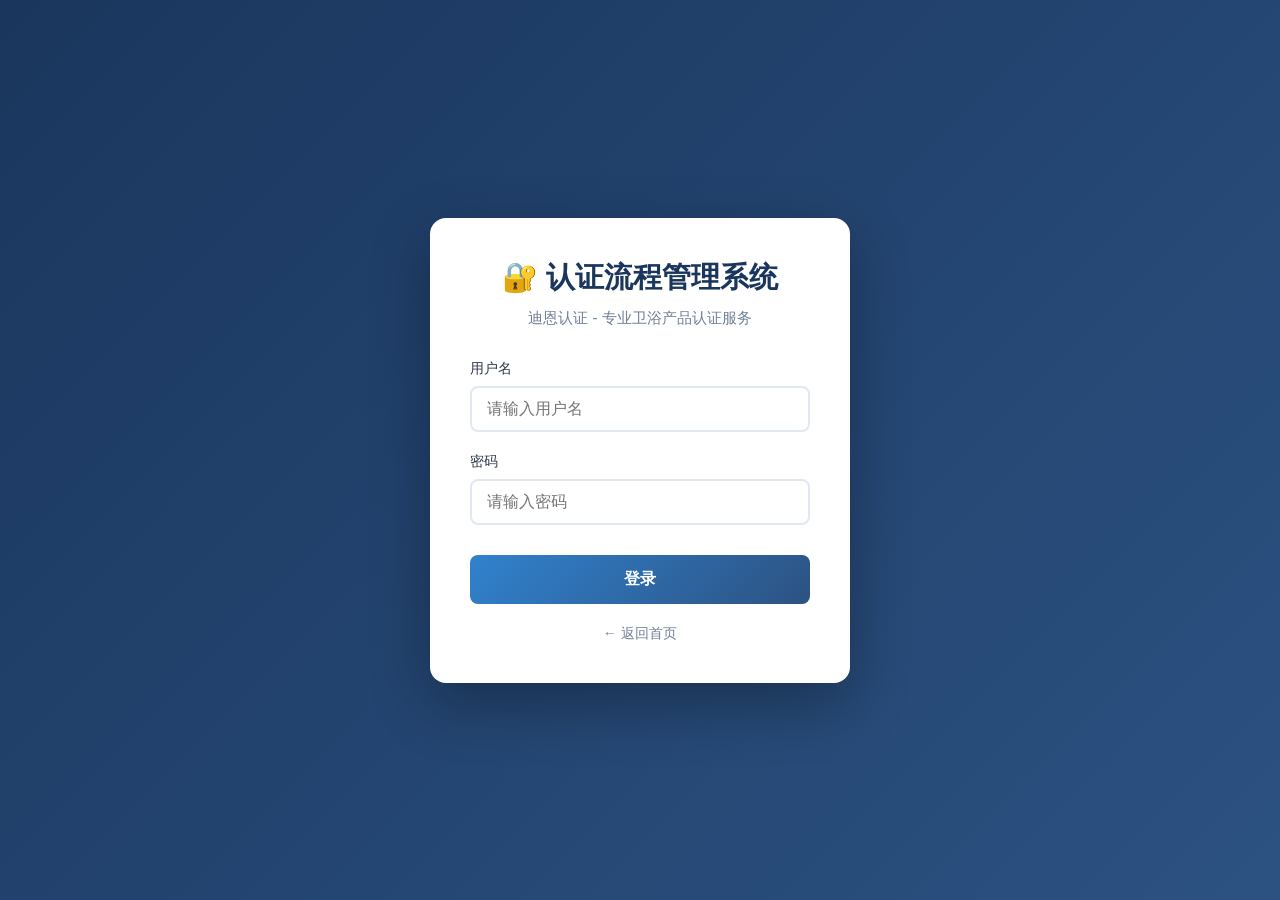
<file: ktw-process.html>
<!DOCTYPE html>
<html lang="zh-CN">
<head>
    <meta charset="UTF-8">
    <meta name="viewport" content="width=device-width, initial-scale=1.0">
    <title>KTW认证流程管理 - 迪恩认证</title>
    <style>
        * {
            margin: 0;
            padding: 0;
            box-sizing: border-box;
        }
        
        body {
            font-family: 'Microsoft YaHei', 'PingFang SC', sans-serif;
            background: #f5f7fa;
            color: #333;
            line-height: 1.6;
        }
        
        .container {
            max-width: 1200px;
            margin: 0 auto;
            padding: 20px;
        }
        
        header {
            background: linear-gradient(135deg, #1a365d, #2c5282);
            color: white;
            padding: 40px 0;
            text-align: center;
            margin-bottom: 30px;
            border-radius: 12px;
        }
        
        header h1 {
            font-size: 2.5rem;
            margin-bottom: 10px;
        }
        
        header p {
            opacity: 0.9;
            font-size: 1.1rem;
        }
        
        .process-flow {
            display: flex;
            flex-direction: column;
            gap: 20px;
        }
        
        .step-card {
            background: white;
            border-radius: 12px;
            padding: 30px;
            box-shadow: 0 4px 15px rgba(0,0,0,0.08);
            border-left: 5px solid #3182ce;
            transition: all 0.3s;
        }
        
        .step-card:hover {
            transform: translateX(5px);
        }

        .step-card.completed {
            border-left-color: #38a169;
            opacity: 0.85;
        }

        .step-card.completed .step-number {
            background: linear-gradient(135deg, #38a169, #276749);
        }

        .step-card.in-progress {
            border-left-color: #d69e2e;
        }

        .step-card.in-progress .step-number {
            background: linear-gradient(135deg, #d69e2e, #975a16);
        }
        
        .step-header {
            display: flex;
            align-items: center;
            gap: 15px;
            margin-bottom: 20px;
        }
        
        .step-number {
            width: 50px;
            height: 50px;
            background: linear-gradient(135deg, #3182ce, #2c5282);
            color: white;
            border-radius: 50%;
            display: flex;
            align-items: center;
            justify-content: center;
            font-size: 1.5rem;
            font-weight: bold;
            flex-shrink: 0;
        }
        
        .step-title {
            flex: 1;
        }
        
        .step-title h2 {
            color: #1a365d;
            font-size: 1.5rem;
            margin-bottom: 5px;
        }
        
        .step-meta {
            display: flex;
            gap: 20px;
            color: #666;
            font-size: 0.9rem;
        }

        /* 状态按钮 */
        .status-btn {
            padding: 10px 24px;
            border: none;
            border-radius: 25px;
            font-size: 0.95rem;
            font-weight: 600;
            cursor: pointer;
            transition: all 0.3s;
            white-space: nowrap;
            user-select: none;
            box-shadow: 0 2px 8px rgba(0,0,0,0.15);
            flex-shrink: 0;
        }

        .status-btn:hover {
            transform: scale(1.05);
            box-shadow: 0 4px 12px rgba(0,0,0,0.2);
        }

        .status-btn:active {
            transform: scale(0.95);
        }

        .status-btn.pending {
            background: #e53e3e;
            color: white;
        }

        .status-btn.in-progress {
            background: #d69e2e;
            color: white;
        }

        .status-btn.completed {
            background: #38a169;
            color: white;
        }

        .status-btn .btn-icon {
            margin-right: 6px;
        }
        
        .step-content {
            margin-bottom: 20px;
        }
        
        .step-content h3 {
            color: #2c5282;
            font-size: 1.1rem;
            margin-bottom: 10px;
        }
        
        .file-list {
            background: #f7fafc;
            border-radius: 8px;
            padding: 20px;
        }
        
        .file-list h4 {
            color: #1a365d;
            margin-bottom: 15px;
            display: flex;
            align-items: center;
            gap: 10px;
        }
        
        .file-list ul {
            list-style: none;
        }
        
        .file-list li {
            padding: 8px 0;
            padding-left: 25px;
            position: relative;
            border-bottom: 1px dashed #e2e8f0;
        }
        
        .file-list li:last-child {
            border-bottom: none;
        }
        
        .file-list li::before {
            content: "•";
            position: absolute;
            left: 8px;
            color: #3182ce;
            font-size: 1.2rem;
            font-weight: bold;
        }

        /* 文件下载链接样式 */
        .file-link {
            display: flex;
            align-items: center;
            gap: 12px;
            padding: 12px 16px;
            margin: 8px 0;
            background: white;
            border: 1px solid #e2e8f0;
            border-radius: 8px;
            text-decoration: none;
            color: #2c5282;
            transition: all 0.2s;
            cursor: pointer;
        }

        .file-link:hover {
            background: #ebf8ff;
            border-color: #3182ce;
            transform: translateX(3px);
        }

        .file-link .file-icon {
            font-size: 1.5rem;
        }

        .file-link .file-info {
            flex: 1;
        }

        .file-link .file-name {
            font-weight: 600;
            font-size: 0.95rem;
        }

        .file-link .file-desc {
            font-size: 0.8rem;
            color: #718096;
        }

        .file-link .download-icon {
            font-size: 1.2rem;
            color: #3182ce;
        }
        
        .file-location {
            background: #edf2f7;
            padding: 10px 15px;
            border-radius: 6px;
            margin-top: 15px;
            font-size: 0.9rem;
            color: #4a5568;
        }
        
        .file-location strong {
            color: #2c5282;
        }

        /* 完成标记 */
        .completed-overlay {
            display: none;
            position: absolute;
            top: 10px;
            right: 10px;
            font-size: 2rem;
        }

        .step-card.completed .completed-overlay {
            display: block;
        }
        
        .status-tracker {
            background: white;
            border-radius: 12px;
            padding: 30px;
            margin-top: 30px;
            box-shadow: 0 4px 15px rgba(0,0,0,0.08);
        }
        
        .status-tracker h2 {
            color: #1a365d;
            margin-bottom: 20px;
            text-align: center;
        }

        /* Sheet标签页 */
        .sheet-tabs {
            display: flex;
            gap: 0;
            border-bottom: 2px solid #e2e8f0;
            margin-bottom: 20px;
            position: relative;
        }

        .sheet-tab {
            padding: 10px 20px;
            background: #f7fafc;
            border: 1px solid #e2e8f0;
            border-bottom: none;
            border-radius: 8px 8px 0 0;
            cursor: pointer;
            font-size: 0.9rem;
            font-weight: 600;
            color: #4a5568;
            transition: all 0.2s;
            display: flex;
            align-items: center;
            gap: 6px;
            margin-right: 4px;
            position: relative;
            top: 2px;
        }

        .sheet-tab:hover {
            background: #edf2f7;
            color: #2c5282;
        }

        .sheet-tab.active {
            background: white;
            color: #1a365d;
            border-color: #1a365d;
            border-bottom: 2px solid white;
            z-index: 1;
        }

        .sheet-tab .tab-edit {
            font-size: 0.75rem;
            opacity: 0;
            cursor: pointer;
            margin-left: 4px;
        }

        .sheet-tab:hover .tab-edit {
            opacity: 0.6;
        }

        .sheet-tab .tab-edit:hover {
            opacity: 1;
        }

        .sheet-tab .tab-close {
            font-size: 0.7rem;
            opacity: 0;
            cursor: pointer;
            margin-left: 2px;
            color: #e53e3e;
        }

        .sheet-tab:hover .tab-close {
            opacity: 0.5;
        }

        .sheet-tab .tab-close:hover {
            opacity: 1;
        }

        .sheet-content {
            display: none;
        }

        .sheet-content.active {
            display: block;
        }

        .client-name-row {
            display: flex;
            align-items: center;
            gap: 10px;
            margin-bottom: 15px;
            padding: 10px 15px;
            background: #f7fafc;
            border-radius: 8px;
        }

        .client-name-row label {
            font-weight: 600;
            color: #1a365d;
            white-space: nowrap;
        }

        .client-name-row input {
            flex: 1;
            border: 1px solid #e2e8f0;
            padding: 8px 12px;
            border-radius: 6px;
            font-size: 0.95rem;
        }

        .client-name-row input:focus {
            outline: none;
            border-color: #3182ce;
            box-shadow: 0 0 0 3px rgba(49, 130, 206, 0.1);
        }
        
        .tracker-table {
            width: 100%;
            border-collapse: collapse;
        }
        
        .tracker-table th,
        .tracker-table td {
            padding: 15px;
            text-align: left;
            border-bottom: 1px solid #e2e8f0;
        }
        
        .tracker-table th {
            background: #1a365d;
            color: white;
            font-weight: 600;
        }
        
        .tracker-table tr:hover {
            background: #f7fafc;
        }
        
        .status-badge {
            display: inline-block;
            padding: 5px 15px;
            border-radius: 20px;
            font-size: 0.85rem;
            font-weight: 500;
        }
        
        .status-pending {
            background: #fed7d7;
            color: #c53030;
        }
        
        .status-progress {
            background: #feebc8;
            color: #c05621;
        }
        
        .status-complete {
            background: #c6f6d5;
            color: #22543d;
        }

        /* 进度条 */
        .progress-bar-container {
            background: white;
            border-radius: 12px;
            padding: 25px 30px;
            margin-bottom: 30px;
            box-shadow: 0 4px 15px rgba(0,0,0,0.08);
        }

        .progress-bar-header {
            display: flex;
            justify-content: space-between;
            align-items: center;
            margin-bottom: 12px;
        }

        .progress-bar-header h3 {
            color: #1a365d;
            font-size: 1.1rem;
        }

        .progress-bar-header span {
            color: #2c5282;
            font-weight: 700;
            font-size: 1.1rem;
        }

        .progress-bar {
            width: 100%;
            height: 20px;
            background: #e2e8f0;
            border-radius: 10px;
            overflow: hidden;
        }

        .progress-bar-fill {
            height: 100%;
            background: linear-gradient(90deg, #38a169, #48bb78);
            border-radius: 10px;
            transition: width 0.5s ease;
            width: 0%;
        }

        .progress-steps {
            display: flex;
            justify-content: space-between;
            margin-top: 8px;
        }

        .progress-step-label {
            font-size: 0.75rem;
            color: #a0aec0;
            text-align: center;
            width: 16%;
        }

        .progress-step-label.done {
            color: #38a169;
            font-weight: 600;
        }

        .progress-step-label.active {
            color: #d69e2e;
            font-weight: 600;
        }
        
        .notes-section {
            background: #fffaf0;
            border-left: 4px solid #ed8936;
            padding: 20px;
            margin-top: 30px;
            border-radius: 8px;
        }
        
        .notes-section h3 {
            color: #c05621;
            margin-bottom: 15px;
        }
        
        .notes-section ul {
            margin-left: 20px;
        }
        
        .notes-section li {
            margin-bottom: 10px;
            color: #744210;
        }

        /* 重置按钮 */
        .reset-btn {
            display: block;
            margin: 20px auto 0;
            padding: 10px 30px;
            background: #e2e8f0;
            color: #4a5568;
            border: none;
            border-radius: 8px;
            font-size: 0.9rem;
            cursor: pointer;
            transition: all 0.2s;
        }

        .reset-btn:hover {
            background: #cbd5e0;
            color: #2d3748;
        }
        
        footer {
            text-align: center;
            padding: 30px;
            color: #666;
            margin-top: 40px;
        }
        
        @media (max-width: 768px) {
            .step-header {
                flex-wrap: wrap;
            }
            .status-btn {
                margin-top: 10px;
                width: 100%;
                text-align: center;
            }
            .step-meta {
                flex-direction: column;
                gap: 5px;
            }
            header h1 {
                font-size: 1.8rem;
            }
        }

        @media print {
            .step-card {
                break-inside: avoid;
            }
            .status-btn {
                display: none;
            }
        }

        /* 顶部导航 */
        .top-nav {
            background: linear-gradient(135deg, #1a365d, #2c5282);
            color: white;
            padding: 15px 30px;
            display: flex;
            justify-content: space-between;
            align-items: center;
            box-shadow: 0 2px 10px rgba(0,0,0,0.1);
        }

        .nav-brand {
            font-size: 1.3rem;
            font-weight: 600;
        }

        .nav-user {
            display: flex;
            align-items: center;
            gap: 20px;
        }

        .user-info {
            text-align: right;
        }

        .user-name {
            font-weight: 600;
        }

        .logout-btn {
            background: rgba(255,255,255,0.2);
            color: white;
            border: none;
            padding: 8px 16px;
            border-radius: 6px;
            cursor: pointer;
            font-size: 0.9rem;
            transition: all 0.3s;
        }

        .logout-btn:hover {
            background: rgba(255,255,255,0.3);
        }

        /* 加载遮罩 */
        .loading-overlay {
            position: fixed;
            top: 0;
            left: 0;
            right: 0;
            bottom: 0;
            background: rgba(255,255,255,0.9);
            display: flex;
            align-items: center;
            justify-content: center;
            z-index: 1000;
        }

        .loading-spinner {
            width: 50px;
            height: 50px;
            border: 4px solid #e2e8f0;
            border-top-color: #3182ce;
            border-radius: 50%;
            animation: spin 1s linear infinite;
        }

        @keyframes spin {
            to { transform: rotate(360deg); }
        }
    </style>
</head>
<body>
    <!-- 加载遮罩 -->
    <div class="loading-overlay" id="loadingOverlay">
        <div class="loading-spinner"></div>
    </div>

    <!-- 顶部导航 -->
    <nav class="top-nav">
        <div class="nav-brand">🏢 迪恩认证 - KTW流程管理</div>
        <div class="nav-user">
            <div class="user-info">
                <div class="user-name" id="userName">加载中...</div>
            </div>
            <button class="logout-btn" onclick="logout()">退出登录</button>
        </div>
    </nav>

    <div class="container">
        <header>
            <h1>KTW认证流程管理</h1>
            <p>德国塑料与橡胶材料认证 - 完整流程指南</p>
        </header>
        <a href="dashboard.html" class="back-link">← 返回控制台</a>

        <!-- 流程跟踪表 -->
        <div class="status-tracker">
            <h2>📊 流程跟踪表</h2>
            <div class="sheet-tabs" id="sheetTabs">
                <!-- 标签页由JS生成 -->
            </div>
            <div id="sheetContainer">
                <!-- Sheet内容由JS生成 -->
            </div>
        </div>
        
        <!-- 总进度条 -->
        <div class="progress-bar-container">
            <div class="progress-bar-header">
                <h3>📋 总体进度</h3>
                <span id="progressText">0 / 6 步已完成</span>
            </div>
            <div class="progress-bar">
                <div class="progress-bar-fill" id="progressFill"></div>
            </div>
            <div class="progress-steps">
                <div class="progress-step-label" id="pLabel1">步骤1</div>
                <div class="progress-step-label" id="pLabel2">步骤2</div>
                <div class="progress-step-label" id="pLabel3">步骤3</div>
                <div class="progress-step-label" id="pLabel4">步骤4</div>
                <div class="progress-step-label" id="pLabel5">步骤5</div>
                <div class="progress-step-label" id="pLabel6">步骤6</div>
            </div>
        </div>
        
        <div class="process-flow">
            <!-- Step 1 -->
            <div class="step-card" id="step1">
                <div class="completed-overlay">✅</div>
                <div class="step-header">
                    <div class="step-number">1</div>
                    <div class="step-title">
                        <h2>签订合同与资料收集</h2>
                        <div class="step-meta">
                            <span>👤 负责人：业务人员</span>
                        </div>
                    </div>
                    <button class="status-btn pending" onclick="toggleStatus(1)">
                        <span class="btn-icon">🔴</span> 待开始
                    </button>
                </div>
                <div class="step-content">
                    <h3>操作内容</h3>
                    <p>与客户签订KTW认证服务合同，收集产品基本信息和技术资料。</p>
                </div>
                <div class="file-list">
                    <h4>📁 所需文件清单</h4>
                    <ul>
                        <li>KTW认证服务合同</li>
                        <li>产品清单（含产品名称、型号、规格）</li>
                        <li>产品图纸（结构图、尺寸图）</li>
                        <li>产品使用说明</li>
                    </ul>
                    <h4 style="margin-top: 20px;">📎 模板文件下载</h4>
                    <a class="file-link" href="ktw-files/申请表.doc" download>
                        <span class="file-icon">📝</span>
                        <div class="file-info">
                            <div class="file-name">Application Form for Product Certification</div>
                            <div class="file-desc">产品认证/测试申请表模板</div>
                        </div>
                        <span class="download-icon">⬇️</span>
                    </a>
                    <a class="file-link" href="ktw-files/认证服务合同.pdf" download>
                        <span class="file-icon">📋</span>
                        <div class="file-info">
                            <div class="file-name">多国认证主证服务合同</div>
                            <div class="file-desc">浙江德利福科技股份有限公司 - 认证服务合同模板</div>
                        </div>
                        <span class="download-icon">⬇️</span>
                    </a>
                    <a class="file-link" href="ktw-files/客户样品资料.pdf" download>
                        <span class="file-icon">📦</span>
                        <div class="file-info">
                            <div class="file-name">客户样品资料</div>
                            <div class="file-desc">认证用样品资料模板</div>
                        </div>
                        <span class="download-icon">⬇️</span>
                    </a>
                    <div class="file-location">
                        <strong>文件存放位置：</strong>合同文件夹 / 产品资料文件夹
                    </div>
                </div>
            </div>
            
            <!-- Step 2 -->
            <div class="step-card" id="step2">
                <div class="completed-overlay">✅</div>
                <div class="step-header">
                    <div class="step-number">2</div>
                    <div class="step-title">
                        <h2>现场抽样安排</h2>
                        <div class="step-meta">
                            <span>👤 负责人：项目专员</span>
                        </div>
                    </div>
                    <button class="status-btn pending" onclick="toggleStatus(2)">
                        <span class="btn-icon">🔴</span> 待开始
                    </button>
                </div>
                <div class="step-content">
                    <h3>操作内容</h3>
                    <p>联系认证实验室，安排现场抽样日期，准备抽样所需条件。</p>
                </div>
                <div class="file-list">
                    <h4>📁 所需文件清单</h4>
                    <ul>
                        <li>验厂通知文件</li>
                        <li>抽样准备材料清单</li>
                        <li>设备清单及校准证书</li>
                        <li>生产流程说明</li>
                    </ul>
                    <h4 style="margin-top: 20px;">📎 验厂资料下载</h4>
                    <a class="file-link" href="ktw-files/audit-files/factory-profile-en.xlsx" download>
                        <span class="file-icon">🏭</span>
                        <div class="file-info">
                            <div class="file-name">工厂信息表（英文版）</div>
                            <div class="file-desc">请英文填写 - AU_TP_159</div>
                        </div>
                        <span class="download-icon">⬇️</span>
                    </a>
                    <a class="file-link" href="ktw-files/audit-files/factory-profile-cn.xlsx" download>
                        <span class="file-icon">🏭</span>
                        <div class="file-info">
                            <div class="file-name">工厂信息表（中文参考版）</div>
                            <div class="file-desc">仅供中文参考，需要填写英文版</div>
                        </div>
                        <span class="download-icon">⬇️</span>
                    </a>
                    <a class="file-link" href="ktw-files/audit-files/audit-agenda.docx" download>
                        <span class="file-icon">📅</span>
                        <div class="file-info">
                            <div class="file-name">Eurofins审计议程</div>
                            <div class="file-desc">DWIP Audit agenda_UBA_V1</div>
                        </div>
                        <span class="download-icon">⬇️</span>
                    </a>
                    <a class="file-link" href="ktw-files/audit-files/factory-letter.pdf" download>
                        <span class="file-icon">📝</span>
                        <div class="file-info">
                            <div class="file-name">工厂信函（需签字盖章）</div>
                            <div class="file-desc">Code of Ethics - QA_TP_017 中文版</div>
                        </div>
                        <span class="download-icon">⬇️</span>
                    </a>
                    <a class="file-link" href="ktw-files/audit-files/code-of-ethics.pdf" download>
                        <span class="file-icon">📄</span>
                        <div class="file-info">
                            <div class="file-name">道德准则文件</div>
                            <div class="file-desc">Code of Ethics - QA_PR_008 中文版</div>
                        </div>
                        <span class="download-icon">⬇️</span>
                    </a>
                    <div class="file-location">
                        <strong>文件存放位置：</strong>德利福 KTW验厂资料 文件夹
                    </div>
                </div>
            </div>
            
            <!-- Step 3 -->
            <div class="step-card" id="step3">
                <div class="completed-overlay">✅</div>
                <div class="step-header">
                    <div class="step-number">3</div>
                    <div class="step-title">
                        <h2>现场抽样</h2>
                        <div class="step-meta">
                            <span>👤 负责人：技术专员</span>
                        </div>
                    </div>
                    <button class="status-btn pending" onclick="toggleStatus(3)">
                        <span class="btn-icon">🔴</span> 待开始
                    </button>
                </div>
                <div class="step-content">
                    <h3>操作内容</h3>
                    <p>实验室人员到现场进行样品抽取，记录抽样过程。</p>
                </div>
                <div class="file-list">
                    <h4>📁 所需文件清单</h4>
                    <ul>
                        <li>抽样记录表</li>
                        <li>现场抽样照片</li>
                        <li>样品标签及封存记录</li>
                    </ul>
                    <h4 style="margin-top: 20px;">📎 抽样单下载</h4>
                    <a class="file-link" href="ktw-files/audit-files/sampling-report-cw510l.docx" download>
                        <span class="file-icon">📋</span>
                        <div class="file-info">
                            <div class="file-name">抽样单 - CW510L</div>
                            <div class="file-desc">Sampling Report - CW510L body</div>
                        </div>
                        <span class="download-icon">⬇️</span>
                    </a>
                    <a class="file-link" href="ktw-files/audit-files/sampling-report-cw617n.docx" download>
                        <span class="file-icon">📋</span>
                        <div class="file-info">
                            <div class="file-name">抽样单 - CW617N</div>
                            <div class="file-desc">Sampling Report - CW617N body</div>
                        </div>
                        <span class="download-icon">⬇️</span>
                    </a>
                    <a class="file-link" href="ktw-files/现场抽样准备.docx" download>
                        <span class="file-icon">📦</span>
                        <div class="file-info">
                            <div class="file-name">现场抽样准备资料</div>
                            <div class="file-desc">徳利福KTW-BWGL现场抽样准备清单</div>
                        </div>
                        <span class="download-icon">⬇️</span>
                    </a>
                    <div class="file-location">
                        <strong>文件存放位置：</strong>德利福 KTW验厂资料 / 抽样单文件夹
                    </div>
                </div>
            </div>
            
            <!-- Step 4 -->
            <div class="step-card" id="step4">
                <div class="completed-overlay">✅</div>
                <div class="step-header">
                    <div class="step-number">4</div>
                    <div class="step-title">
                        <h2>样品测试</h2>
                        <div class="step-meta">
                            <span>👤 负责人：实验室</span>
                        </div>
                    </div>
                    <button class="status-btn pending" onclick="toggleStatus(4)">
                        <span class="btn-icon">🔴</span> 待开始
                    </button>
                </div>
                <div class="step-content">
                    <h3>操作内容</h3>
                    <p>实验室按照KTW标准对样品进行全面测试，包括迁移测试、感官测试等。</p>
                </div>
                <div class="file-list">
                    <h4>📁 所需文件清单</h4>
                    <ul>
                        <li>测试报告（正式版）</li>
                        <li>原始测试数据</li>
                        <li>测试过程记录</li>
                    </ul>
                    <div class="file-location">
                        <strong>文件存放位置：</strong>测试报告文件夹
                    </div>
                </div>
            </div>
            
            <!-- Step 5 -->
            <div class="step-card" id="step5">
                <div class="completed-overlay">✅</div>
                <div class="step-header">
                    <div class="step-number">5</div>
                    <div class="step-title">
                        <h2>资料审核</h2>
                        <div class="step-meta">
                            <span>👤 负责人：技术专员</span>
                        </div>
                    </div>
                    <button class="status-btn pending" onclick="toggleStatus(5)">
                        <span class="btn-icon">🔴</span> 待开始
                    </button>
                </div>
                <div class="step-content">
                    <h3>操作内容</h3>
                    <p>提交完整技术文件包进行审核，包括材料成分、工艺流程等。</p>
                </div>
                <div class="file-list">
                    <h4>📁 所需文件清单</h4>
                    <ul>
                        <li>材料成分表（BOM）</li>
                        <li>生产工艺流程图</li>
                        <li>MSDS安全数据表</li>
                        <li>原材料供应商资料</li>
                        <li>质量管理体系文件</li>
                    </ul>
                    <div class="file-location">
                        <strong>文件存放位置：</strong>技术资料文件夹
                    </div>
                </div>
            </div>
            
            <!-- Step 6 -->
            <div class="step-card" id="step6">
                <div class="completed-overlay">✅</div>
                <div class="step-header">
                    <div class="step-number">6</div>
                    <div class="step-title">
                        <h2>证书颁发</h2>
                        <div class="step-meta">
                            <span>👤 负责人：项目专员</span>
                        </div>
                    </div>
                    <button class="status-btn pending" onclick="toggleStatus(6)">
                        <span class="btn-icon">🔴</span> 待开始
                    </button>
                </div>
                <div class="step-content">
                    <h3>操作内容</h3>
                    <p>审核通过后，正式颁发KTW认证证书。</p>
                </div>
                <div class="file-list">
                    <h4>📁 所需文件清单</h4>
                    <ul>
                        <li>KTW认证证书（原件）</li>
                        <li>证书使用指南</li>
                    </ul>
                    <div class="file-location">
                        <strong>文件存放位置：</strong>证书文件夹
                    </div>
                </div>
            </div>
        </div>
        
        <!-- Notes -->
        <div class="notes-section">
            <h3>⚠️ 注意事项</h3>
            <ul>
                <li>点击每个步骤右侧的 <strong>状态按钮</strong> 可以切换状态：待开始 → 进行中 → 已完成</li>
                <li>状态会自动保存，下次打开页面时会恢复</li>
                <li>下方跟踪表可以填写计划时间、实际完成时间和负责人</li>
                <li>步骤1的模板文件可以直接点击下载使用</li>
                <li>如需添加更多模板文件，请把文件发给solo，会帮您添加</li>

            </ul>
        </div>
        
        <footer>
            <p>© 2024 迪恩认证 | KTW认证流程管理手册</p>
            <p>如有疑问，请联系：651716077@qq.com</p>
        </footer>
    </div>

    <script>
        // localStorage 存储键名前缀
        const STORAGE_PREFIX = 'ktw_sheets_';
        let STORAGE_KEY = '';
        
        let currentUser = null;
        let currentSheet = 0;
        let sheetsData = null;

        // 检查登录状态
        function checkAuth() {
            const userStr = localStorage.getItem('currentUser');
            if (!userStr) {
                window.location.href = 'auth.html';
                return false;
            }
            try {
                currentUser = JSON.parse(userStr);
                // 设置存储键名
                STORAGE_KEY = STORAGE_PREFIX + currentUser.username;
                // 显示用户名
                document.getElementById('userName').textContent = currentUser.name || currentUser.username;
                return true;
            } catch (e) {
                window.location.href = 'auth.html';
                return false;
            }
        }

        // 退出登录
        function logout() {
            localStorage.removeItem('currentUser');
            window.location.href = 'auth.html';
        }

        // 状态配置
        const STATUS_CONFIG = {
            0: { class: 'pending', text: '🔴 待开始', badgeClass: 'status-pending', badgeText: '待开始' },
            1: { class: 'in-progress', text: '🟡 进行中', badgeClass: 'status-progress', badgeText: '进行中' },
            2: { class: 'completed', text: '🟢 已完成', badgeClass: 'status-complete', badgeText: '已完成' }
        };

        const STEPS = [
            '签订合同与资料收集',
            '现场抽样安排',
            '现场抽样',
            '样品测试',
            '资料审核',
            '证书颁发'
        ];

        // 从localStorage加载所有sheet数据
        function loadSheetsFromStorage() {
            const stored = localStorage.getItem(STORAGE_KEY);
            if (stored) {
                try {
                    sheetsData = JSON.parse(stored);
                } catch (e) {
                    sheetsData = getDefaultSheets();
                }
            } else {
                sheetsData = getDefaultSheets();
                saveSheetsToStorage();
            }
            renderTabs();
            renderSheetContent();
            updateStepCards();
            document.getElementById('loadingOverlay').style.display = 'none';
        }

        // 获取默认sheets数据
        function getDefaultSheets() {
            return [
                { name: '项目1', statuses: {1:0,2:0,3:0,4:0,5:0,6:0}, dates: {1:{plan:'',actual:''},2:{plan:'',actual:''},3:{plan:'',actual:''},4:{plan:'',actual:''},5:{plan:'',actual:''},6:{plan:'',actual:''}}, persons: {1:'',2:'',3:'',4:'',5:'',6:''} },
                { name: '项目2', statuses: {1:0,2:0,3:0,4:0,5:0,6:0}, dates: {1:{plan:'',actual:''},2:{plan:'',actual:''},3:{plan:'',actual:''},4:{plan:'',actual:''},5:{plan:'',actual:''},6:{plan:'',actual:''}}, persons: {1:'',2:'',3:'',4:'',5:'',6:''} },
                { name: '项目3', statuses: {1:0,2:0,3:0,4:0,5:0,6:0}, dates: {1:{plan:'',actual:''},2:{plan:'',actual:''},3:{plan:'',actual:''},4:{plan:'',actual:''},5:{plan:'',actual:''},6:{plan:'',actual:''}}, persons: {1:'',2:'',3:'',4:'',5:'',6:''} },
                { name: '项目4', statuses: {1:0,2:0,3:0,4:0,5:0,6:0}, dates: {1:{plan:'',actual:''},2:{plan:'',actual:''},3:{plan:'',actual:''},4:{plan:'',actual:''},5:{plan:'',actual:''},6:{plan:'',actual:''}}, persons: {1:'',2:'',3:'',4:'',5:'',6:''} },
                { name: '项目5', statuses: {1:0,2:0,3:0,4:0,5:0,6:0}, dates: {1:{plan:'',actual:''},2:{plan:'',actual:''},3:{plan:'',actual:''},4:{plan:'',actual:''},5:{plan:'',actual:''},6:{plan:'',actual:''}}, persons: {1:'',2:'',3:'',4:'',5:'',6:''} }
            ];
        }

        // 保存sheets数据到localStorage
        function saveSheetsToStorage() {
            if (!sheetsData) return;
            localStorage.setItem(STORAGE_KEY, JSON.stringify(sheetsData));
        }

        // 兼容旧代码的loadSheets函数
        function loadSheets() {
            if (!sheetsData) {
                sheetsData = getDefaultSheets();
            }
            return sheetsData;
        }

        // 兼容旧代码的saveSheets函数
        function saveSheets(sheets) {
            sheetsData = sheets;
            saveSheetsToStorage();
        }

        // 渲染标签页
        function renderTabs() {
            const sheets = loadSheets();
            const tabsEl = document.getElementById('sheetTabs');
            tabsEl.innerHTML = '';
            sheets.forEach(function(sheet, index) {
                const tab = document.createElement('div');
                tab.className = 'sheet-tab' + (index === currentSheet ? ' active' : '');
                tab.innerHTML = '<span class="tab-name">' + sheet.name + '</span>' +
                    '<span class="tab-edit" onclick="renameSheet(' + index + ', event)">✏️</span>' +
                    '<span class="tab-close" onclick="clearSheet(' + index + ', event)">🗑️</span>';
                tab.onclick = function(e) {
                    if (e.target.classList.contains('tab-edit') || e.target.classList.contains('tab-close')) return;
                    switchSheet(index);
                };
                tabsEl.appendChild(tab);
            });
        }

        // 渲染sheet内容
        function renderSheetContent() {
            const sheets = loadSheets();
            const sheet = sheets[currentSheet];
            const container = document.getElementById('sheetContainer');
            
            let html = '<div class="client-name-row">' +
                '<label>🏢 客户/项目名称：</label>' +
                '<input type="text" value="' + sheet.name + '" onchange="updateSheetName(' + currentSheet + ', this.value)" placeholder="输入客户名称或项目名称">' +
                '</div>';
            
            html += '<table class="tracker-table"><thead><tr>' +
                '<th>步骤</th><th>计划完成时间</th><th>实际完成时间</th><th>负责人</th><th>状态</th>' +
                '</tr></thead><tbody>';
            
            for (let i = 1; i <= 6; i++) {
                const status = sheet.statuses[i];
                const config = STATUS_CONFIG[status];
                const planDate = sheet.dates[i].plan || '';
                const actualDate = sheet.dates[i].actual || '';
                const person = sheet.persons[i] || '';
                
                html += '<tr>' +
                    '<td>' + i + '. ' + STEPS[i-1] + '</td>' +
                    '<td><input type="date" value="' + planDate + '" onchange="updateDate(' + i + ',\'plan\',this.value)" style="border:1px solid #e2e8f0; padding:5px 10px; border-radius:6px;"></td>' +
                    '<td><input type="date" value="' + actualDate + '" onchange="updateDate(' + i + ',\'actual\',this.value)" style="border:1px solid #e2e8f0; padding:5px 10px; border-radius:6px;"></td>' +
                    '<td><input type="text" value="' + person + '" placeholder="填写负责人" onchange="updatePerson(' + i + ',this.value)" style="border:1px solid #e2e8f0; padding:5px 10px; border-radius:6px; width:100px;"></td>' +
                    '<td><span class="status-badge ' + config.badgeClass + '">' + config.badgeText + '</span></td>' +
                    '</tr>';
            }
            
            html += '</tbody></table>';
            html += '<button class="reset-btn" onclick="resetCurrentSheet()">🔄 重置当前项目状态</button>';
            container.innerHTML = html;
        }

        // 切换sheet
        function switchSheet(index) {
            currentSheet = index;
            renderTabs();
            renderSheetContent();
            // 同步上方步骤卡片的状态
            updateStepCards();
        }

        // 重命名sheet
        function renameSheet(index, e) {
            e.stopPropagation();
            const sheets = loadSheets();
            const newName = prompt('请输入新的项目名称：', sheets[index].name);
            if (newName && newName.trim()) {
                sheets[index].name = newName.trim();
                saveSheets(sheets);
                renderTabs();
                renderSheetContent();
            }
        }

        // 清空sheet数据
        function clearSheet(index, e) {
            e.stopPropagation();
            if (confirm('确定要清空「' + loadSheets()[index].name + '」的所有数据吗？')) {
                const sheets = loadSheets();
                sheets[index].statuses = {1:0,2:0,3:0,4:0,5:0,6:0};
                sheets[index].dates = {1:{plan:'',actual:''},2:{plan:'',actual:''},3:{plan:'',actual:''},4:{plan:'',actual:''},5:{plan:'',actual:''},6:{plan:'',actual:''}};
                sheets[index].persons = {1:'',2:'',3:'',4:'',5:'',6:''};
                saveSheets(sheets);
                if (currentSheet === index) {
                    renderSheetContent();
                    updateStepCards();
                }
            }
        }

        // 更新项目名称
        function updateSheetName(index, name) {
            const sheets = loadSheets();
            sheets[index].name = name;
            saveSheets(sheets);
            renderTabs();
        }

        // 更新日期
        function updateDate(step, type, value) {
            const sheets = loadSheets();
            sheets[currentSheet].dates[step][type] = value;
            saveSheets(sheets);
        }

        // 更新负责人
        function updatePerson(step, value) {
            const sheets = loadSheets();
            sheets[currentSheet].persons[step] = value;
            saveSheets(sheets);
        }

        // 切换步骤状态（上方卡片按钮）
        function toggleStatus(step) {
            const sheets = loadSheets();
            sheets[currentSheet].statuses[step] = (sheets[currentSheet].statuses[step] + 1) % 3;
            saveSheets(sheets);
            updateStepCards();
            renderSheetContent();
        }

        // 更新上方步骤卡片
        function updateStepCards() {
            const sheets = loadSheets();
            const statuses = sheets[currentSheet].statuses;
            let completedCount = 0;

            for (let i = 1; i <= 6; i++) {
                const status = statuses[i];
                const config = STATUS_CONFIG[status];
                const card = document.getElementById('step' + i);
                const btn = card.querySelector('.status-btn');
                const pLabel = document.getElementById('pLabel' + i);

                btn.className = 'status-btn ' + config.class;
                btn.innerHTML = '<span class="btn-icon">' + config.text.split(' ')[0] + '</span> ' + config.text.split(' ')[1];

                card.classList.remove('completed', 'in-progress');
                if (status === 2) {
                    card.classList.add('completed');
                    completedCount++;
                } else if (status === 1) {
                    card.classList.add('in-progress');
                }

                pLabel.classList.remove('done', 'active');
                if (status === 2) {
                    pLabel.classList.add('done');
                } else if (status === 1) {
                    pLabel.classList.add('active');
                }
            }

            const percent = Math.round((completedCount / 6) * 100);
            document.getElementById('progressFill').style.width = percent + '%';
            document.getElementById('progressText').textContent = completedCount + ' / 6 步已完成';
        }

        // 重置当前sheet
        function resetCurrentSheet() {
            if (confirm('确定要重置当前项目的所有步骤状态吗？')) {
                const sheets = loadSheets();
                sheets[currentSheet].statuses = {1:0,2:0,3:0,4:0,5:0,6:0};
                saveSheets(sheets);
                updateStepCards();
                renderSheetContent();
            }
        }

        // 页面加载时初始化
        document.addEventListener('DOMContentLoaded', function() {
            if (checkAuth()) {
                loadSheetsFromStorage();
            }
        });

    </script>
</body>
</html>
</file>
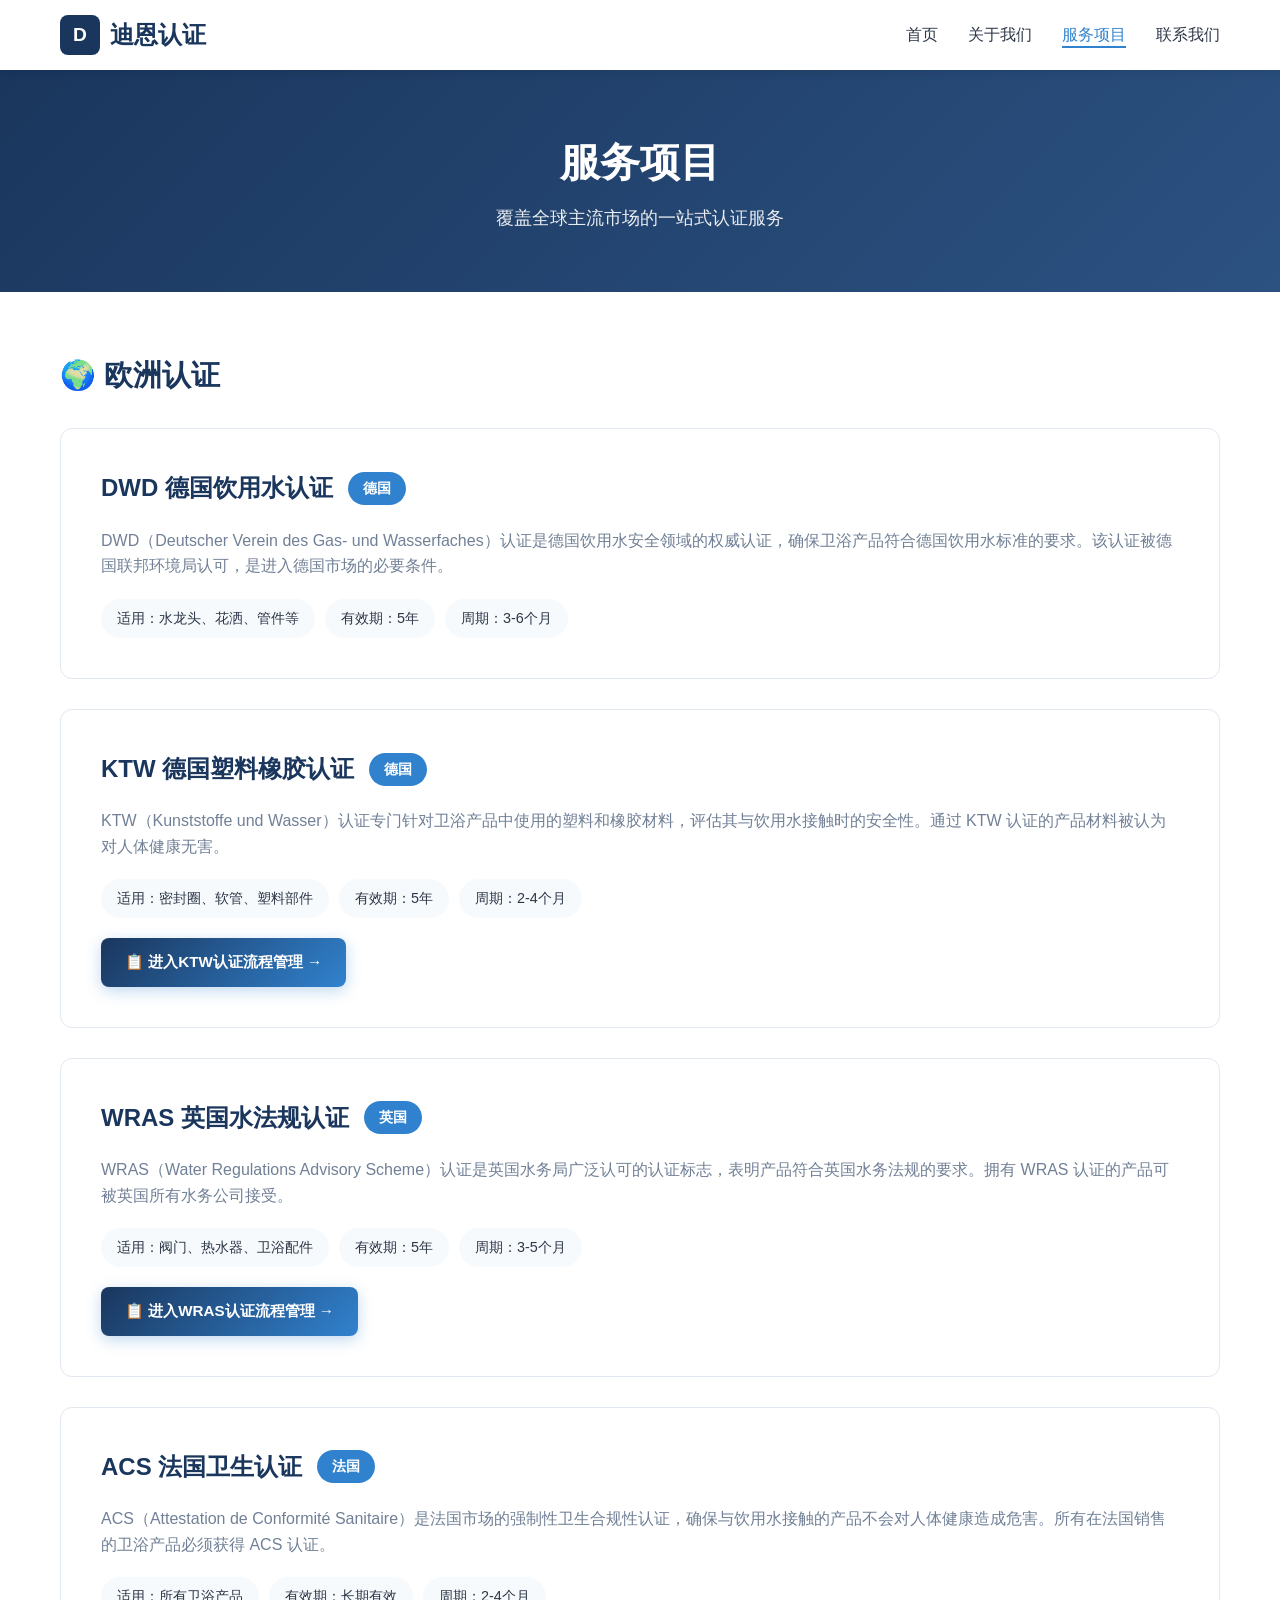
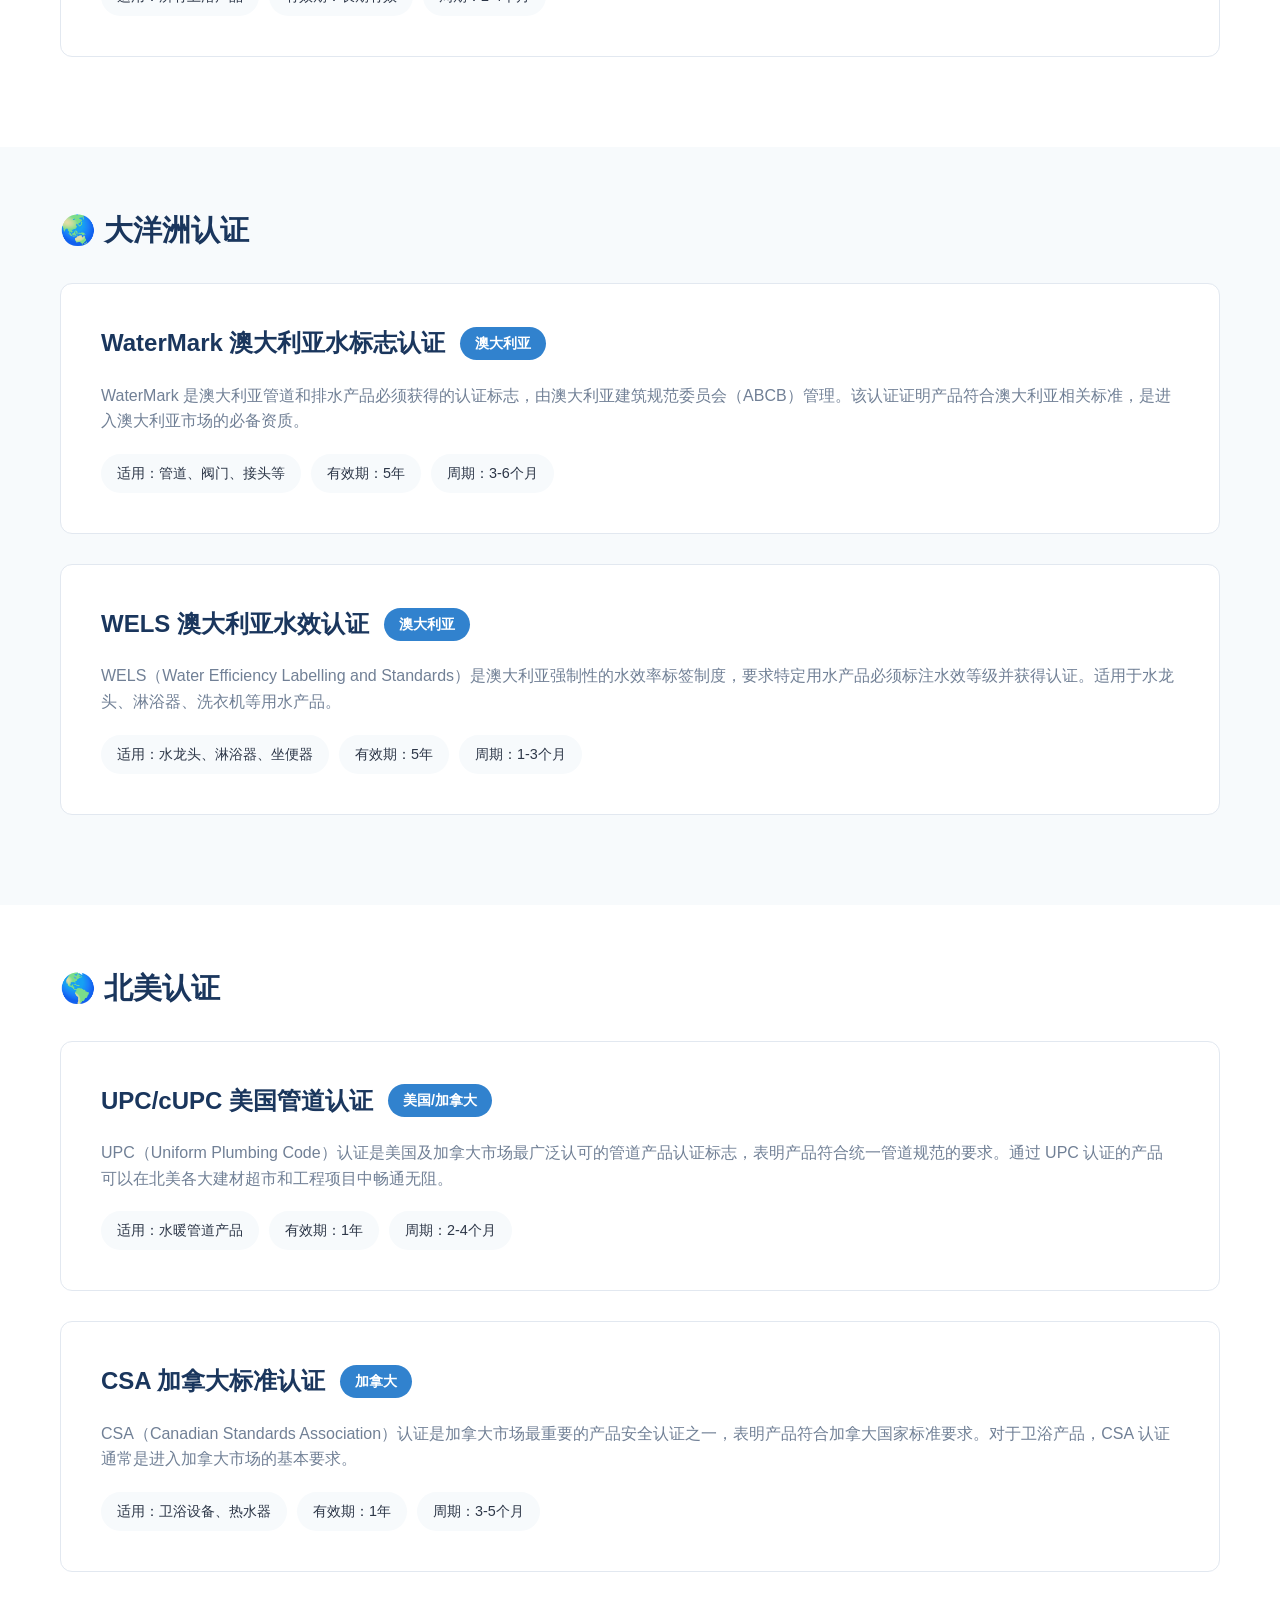
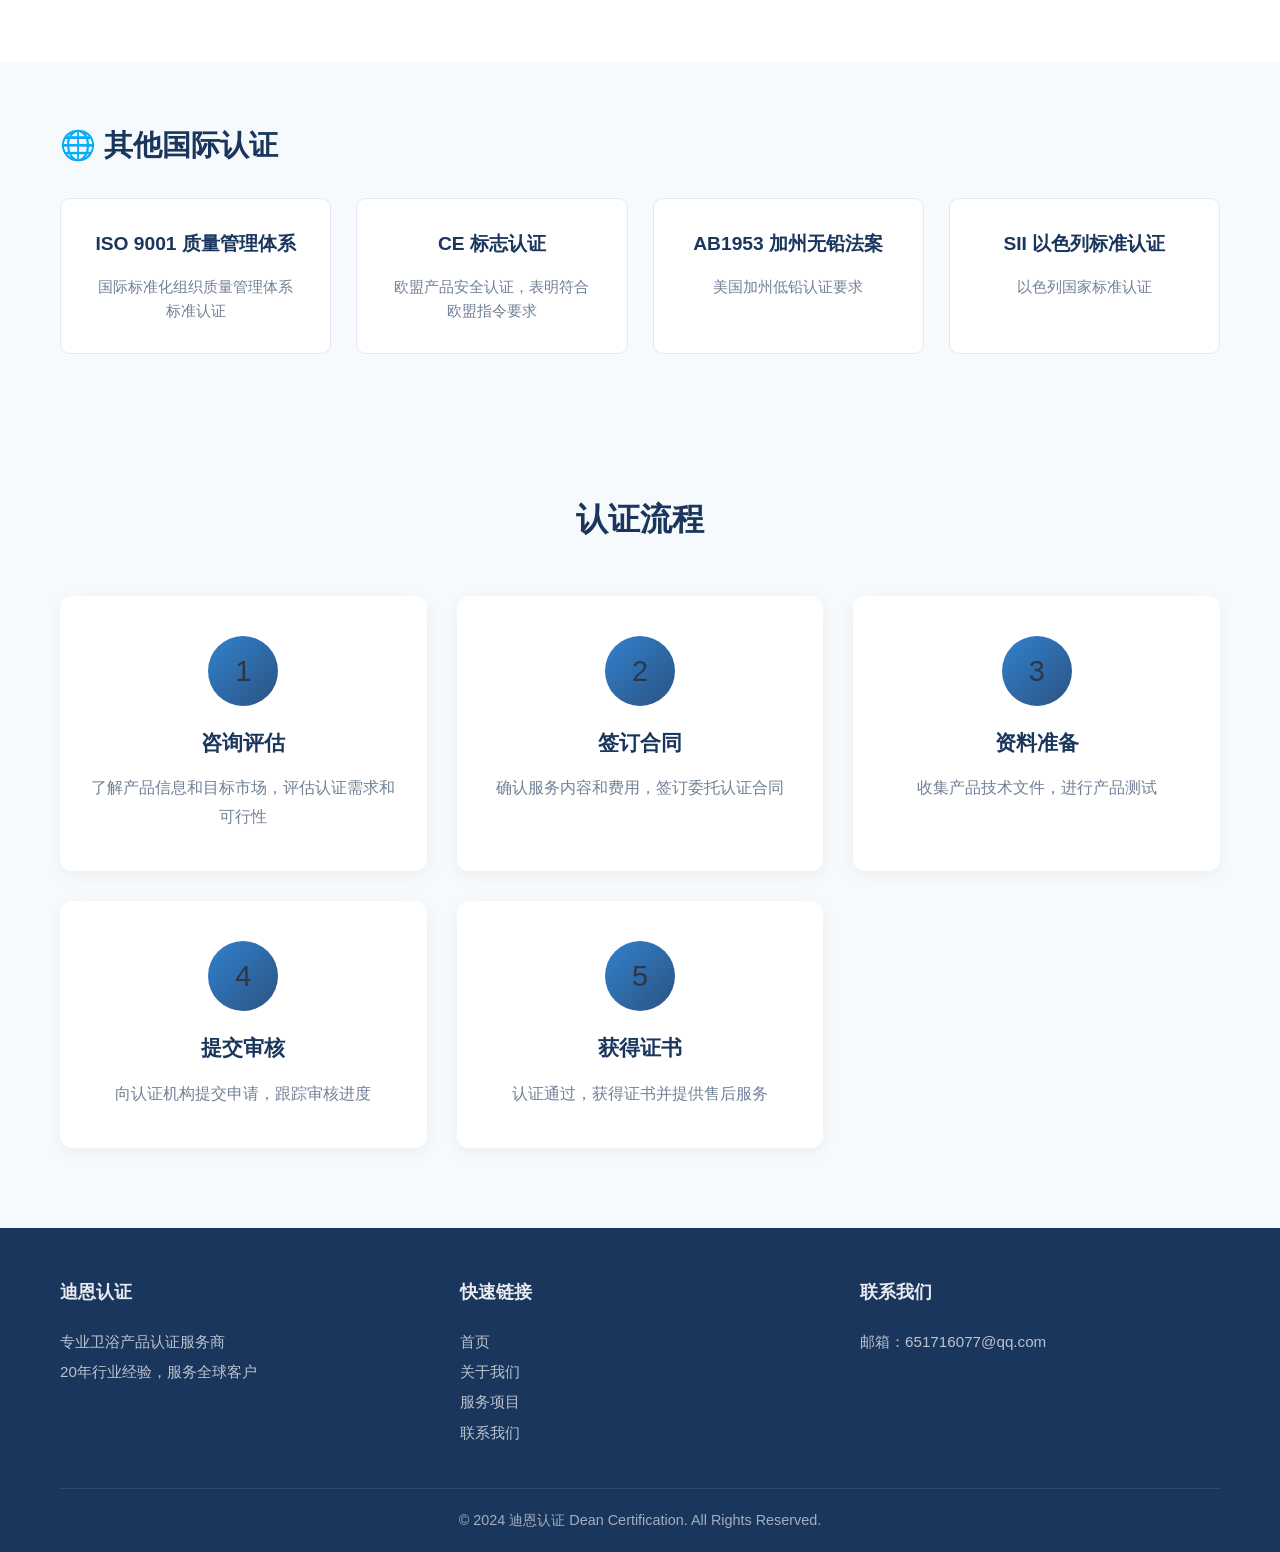
<file: services.html>
<!DOCTYPE html>
<html lang="zh-CN">
<head>
    <meta charset="UTF-8">
    <meta name="viewport" content="width=device-width, initial-scale=1.0">
    <title>服务项目 | 迪恩认证</title>
    <link rel="stylesheet" href="styles.css">
</head>
<body>
    <!-- 导航栏 -->
    <header>
        <nav>
            <a href="index.html" class="logo">
                <div class="logo-icon">D</div>
                迪恩认证
            </a>
            <ul class="nav-links">
                <li><a href="index.html">首页</a></li>
                <li><a href="about.html">关于我们</a></li>
                <li><a href="services.html" class="active">服务项目</a></li>
                <li><a href="contact.html">联系我们</a></li>
            </ul>
        </nav>
    </header>

    <!-- 页面标题 -->
    <section class="page-header">
        <div class="container">
            <h1>服务项目</h1>
            <p>覆盖全球主流市场的一站式认证服务</p>
        </div>
    </section>

    <!-- 欧洲认证 -->
    <section class="service-detail">
        <div class="container">
            <h2 style="color: var(--primary-color); margin-bottom: 30px; font-size: 1.8rem;">🌍 欧洲认证</h2>
            
            <div class="service-item">
                <h2>DWD 德国饮用水认证 <span>德国</span></h2>
                <p>DWD（Deutscher Verein des Gas- und Wasserfaches）认证是德国饮用水安全领域的权威认证，确保卫浴产品符合德国饮用水标准的要求。该认证被德国联邦环境局认可，是进入德国市场的必要条件。</p>
                <div class="service-tags">
                    <span class="service-tag">适用：水龙头、花洒、管件等</span>
                    <span class="service-tag">有效期：5年</span>
                    <span class="service-tag">周期：3-6个月</span>
                </div>
            </div>

            <div class="service-item">
                <h2>KTW 德国塑料橡胶认证 <span>德国</span></h2>
                <p>KTW（Kunststoffe und Wasser）认证专门针对卫浴产品中使用的塑料和橡胶材料，评估其与饮用水接触时的安全性。通过 KTW 认证的产品材料被认为对人体健康无害。</p>
                <div class="service-tags">
                    <span class="service-tag">适用：密封圈、软管、塑料部件</span>
                    <span class="service-tag">有效期：5年</span>
                    <span class="service-tag">周期：2-4个月</span>
                </div>
                <a href="ktw-process.html" class="process-btn">📋 进入KTW认证流程管理 →</a>
            </div>

            <div class="service-item">
                <h2>WRAS 英国水法规认证 <span>英国</span></h2>
                <p>WRAS（Water Regulations Advisory Scheme）认证是英国水务局广泛认可的认证标志，表明产品符合英国水务法规的要求。拥有 WRAS 认证的产品可被英国所有水务公司接受。</p>
                <div class="service-tags">
                    <span class="service-tag">适用：阀门、热水器、卫浴配件</span>
                    <span class="service-tag">有效期：5年</span>
                    <span class="service-tag">周期：3-5个月</span>
                </div>
                <a href="wras-process.html" class="process-btn">📋 进入WRAS认证流程管理 →</a>
            </div>

            <div class="service-item">
                <h2>ACS 法国卫生认证 <span>法国</span></h2>
                <p>ACS（Attestation de Conformité Sanitaire）是法国市场的强制性卫生合规性认证，确保与饮用水接触的产品不会对人体健康造成危害。所有在法国销售的卫浴产品必须获得 ACS 认证。</p>
                <div class="service-tags">
                    <span class="service-tag">适用：所有卫浴产品</span>
                    <span class="service-tag">有效期：长期有效</span>
                    <span class="service-tag">周期：2-4个月</span>
                </div>
            </div>
        </div>
    </section>

    <!-- 大洋洲认证 -->
    <section class="service-detail" style="background: var(--light-bg);">
        <div class="container">
            <h2 style="color: var(--primary-color); margin-bottom: 30px; font-size: 1.8rem;">🌏 大洋洲认证</h2>
            
            <div class="service-item">
                <h2>WaterMark 澳大利亚水标志认证 <span>澳大利亚</span></h2>
                <p>WaterMark 是澳大利亚管道和排水产品必须获得的认证标志，由澳大利亚建筑规范委员会（ABCB）管理。该认证证明产品符合澳大利亚相关标准，是进入澳大利亚市场的必备资质。</p>
                <div class="service-tags">
                    <span class="service-tag">适用：管道、阀门、接头等</span>
                    <span class="service-tag">有效期：5年</span>
                    <span class="service-tag">周期：3-6个月</span>
                </div>
            </div>

            <div class="service-item">
                <h2>WELS 澳大利亚水效认证 <span>澳大利亚</span></h2>
                <p>WELS（Water Efficiency Labelling and Standards）是澳大利亚强制性的水效率标签制度，要求特定用水产品必须标注水效等级并获得认证。适用于水龙头、淋浴器、洗衣机等用水产品。</p>
                <div class="service-tags">
                    <span class="service-tag">适用：水龙头、淋浴器、坐便器</span>
                    <span class="service-tag">有效期：5年</span>
                    <span class="service-tag">周期：1-3个月</span>
                </div>
            </div>
        </div>
    </section>

    <!-- 北美认证 -->
    <section class="service-detail">
        <div class="container">
            <h2 style="color: var(--primary-color); margin-bottom: 30px; font-size: 1.8rem;">🌎 北美认证</h2>
            
            <div class="service-item">
                <h2>UPC/cUPC 美国管道认证 <span>美国/加拿大</span></h2>
                <p>UPC（Uniform Plumbing Code）认证是美国及加拿大市场最广泛认可的管道产品认证标志，表明产品符合统一管道规范的要求。通过 UPC 认证的产品可以在北美各大建材超市和工程项目中畅通无阻。</p>
                <div class="service-tags">
                    <span class="service-tag">适用：水暖管道产品</span>
                    <span class="service-tag">有效期：1年</span>
                    <span class="service-tag">周期：2-4个月</span>
                </div>
            </div>

            <div class="service-item">
                <h2>CSA 加拿大标准认证 <span>加拿大</span></h2>
                <p>CSA（Canadian Standards Association）认证是加拿大市场最重要的产品安全认证之一，表明产品符合加拿大国家标准要求。对于卫浴产品，CSA 认证通常是进入加拿大市场的基本要求。</p>
                <div class="service-tags">
                    <span class="service-tag">适用：卫浴设备、热水器</span>
                    <span class="service-tag">有效期：1年</span>
                    <span class="service-tag">周期：3-5个月</span>
                </div>
            </div>
        </div>
    </section>

    <!-- 其他认证 -->
    <section class="service-detail" style="background: var(--light-bg);">
        <div class="container">
            <h2 style="color: var(--primary-color); margin-bottom: 30px; font-size: 1.8rem;">🌐 其他国际认证</h2>
            
            <div class="services-grid">
                <div class="service-card">
                    <h3>ISO 9001 质量管理体系</h3>
                    <p>国际标准化组织质量管理体系标准认证</p>
                </div>
                <div class="service-card">
                    <h3>CE 标志认证</h3>
                    <p>欧盟产品安全认证，表明符合欧盟指令要求</p>
                </div>
                <div class="service-card">
                    <h3>AB1953 加州无铅法案</h3>
                    <p>美国加州低铅认证要求</p>
                </div>
                <div class="service-card">
                    <h3>SII 以色列标准认证</h3>
                    <p>以色列国家标准认证</p>
                </div>
            </div>
        </div>
    </section>

    <!-- 认证流程 -->
    <section class="features">
        <div class="container">
            <h2 class="section-title">认证流程</h2>
            <div class="features-grid">
                <div class="feature-card">
                    <div class="feature-icon">1</div>
                    <h3>咨询评估</h3>
                    <p>了解产品信息和目标市场，评估认证需求和可行性</p>
                </div>
                <div class="feature-card">
                    <div class="feature-icon">2</div>
                    <h3>签订合同</h3>
                    <p>确认服务内容和费用，签订委托认证合同</p>
                </div>
                <div class="feature-card">
                    <div class="feature-icon">3</div>
                    <h3>资料准备</h3>
                    <p>收集产品技术文件，进行产品测试</p>
                </div>
                <div class="feature-card">
                    <div class="feature-icon">4</div>
                    <h3>提交审核</h3>
                    <p>向认证机构提交申请，跟踪审核进度</p>
                </div>
                <div class="feature-card">
                    <div class="feature-icon">5</div>
                    <h3>获得证书</h3>
                    <p>认证通过，获得证书并提供售后服务</p>
                </div>
            </div>
        </div>
    </section>

    <!-- 页脚 -->
    <footer>
        <div class="container">
            <div class="footer-content">
                <div class="footer-section">
                    <h4>迪恩认证</h4>
                    <p>专业卫浴产品认证服务商<br>20年行业经验，服务全球客户</p>
                </div>
                <div class="footer-section">
                    <h4>快速链接</h4>
                    <p><a href="index.html">首页</a></p>
                    <p><a href="about.html">关于我们</a></p>
                    <p><a href="services.html">服务项目</a></p>
                    <p><a href="contact.html">联系我们</a></p>
                </div>
                <div class="footer-section">
                    <h4>联系我们</h4>
                    <p>邮箱：651716077@qq.com</p>
                </div>
            </div>
            <div class="footer-bottom">
                <p>© 2024 迪恩认证 Dean Certification. All Rights Reserved.</p>
            </div>
        </div>
    </footer>
</body>
</html>
</file>
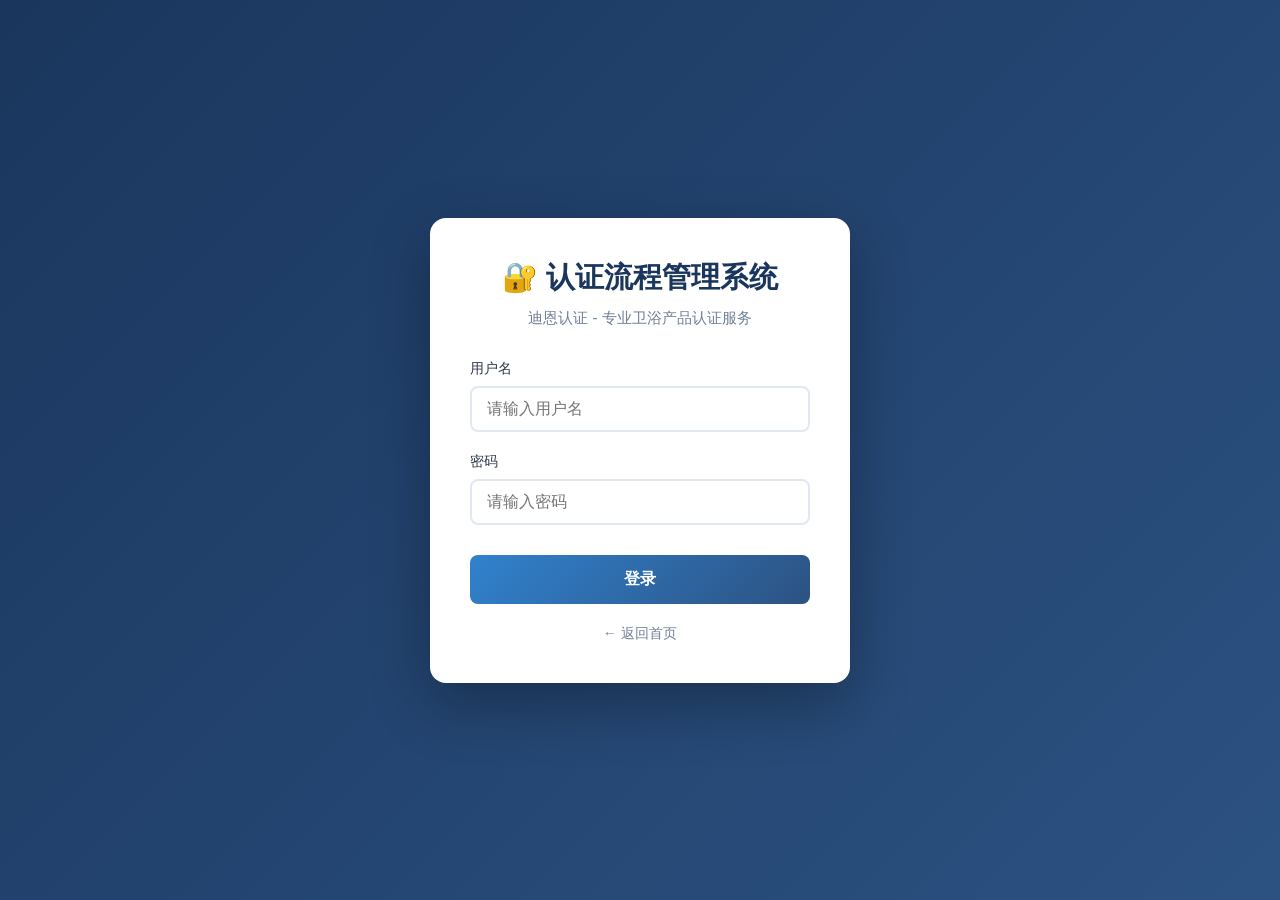
<file: wras-process.html>
<!DOCTYPE html>
<html lang="zh-CN">
<head>
    <meta charset="UTF-8">
    <meta name="viewport" content="width=device-width, initial-scale=1.0">
    <title>WRAS认证流程管理 - 迪恩认证</title>
    <style>
        * {
            margin: 0;
            padding: 0;
            box-sizing: border-box;
        }
        
        body {
            font-family: 'Microsoft YaHei', 'PingFang SC', sans-serif;
            background: #f5f7fa;
            color: #333;
            line-height: 1.6;
        }
        
        .container {
            max-width: 1200px;
            margin: 0 auto;
            padding: 20px;
        }
        
        header {
            background: linear-gradient(135deg, #1a365d, #2c5282);
            color: white;
            padding: 40px 0;
            text-align: center;
            margin-bottom: 30px;
            border-radius: 12px;
        }
        
        header h1 {
            font-size: 2.5rem;
            margin-bottom: 10px;
        }
        
        header p {
            opacity: 0.9;
            font-size: 1.1rem;
        }
        
        .process-flow {
            display: flex;
            flex-direction: column;
            gap: 20px;
        }
        
        .step-card {
            background: white;
            border-radius: 12px;
            padding: 30px;
            box-shadow: 0 4px 15px rgba(0,0,0,0.08);
            border-left: 5px solid #3182ce;
            transition: all 0.3s;
        }
        
        .step-card:hover {
            transform: translateX(5px);
        }

        .step-card.completed {
            border-left-color: #38a169;
            opacity: 0.85;
        }

        .step-card.completed .step-number {
            background: linear-gradient(135deg, #38a169, #276749);
        }

        .step-card.in-progress {
            border-left-color: #d69e2e;
        }

        .step-card.in-progress .step-number {
            background: linear-gradient(135deg, #d69e2e, #975a16);
        }
        
        .step-header {
            display: flex;
            align-items: center;
            gap: 15px;
            margin-bottom: 20px;
        }
        
        .step-number {
            width: 50px;
            height: 50px;
            background: linear-gradient(135deg, #3182ce, #2c5282);
            color: white;
            border-radius: 50%;
            display: flex;
            align-items: center;
            justify-content: center;
            font-size: 1.5rem;
            font-weight: bold;
            flex-shrink: 0;
        }
        
        .step-title {
            flex: 1;
        }
        
        .step-title h2 {
            color: #1a365d;
            font-size: 1.5rem;
            margin-bottom: 5px;
        }
        
        .step-meta {
            display: flex;
            gap: 20px;
            color: #666;
            font-size: 0.9rem;
        }

        /* 状态按钮 */
        .status-btn {
            padding: 10px 24px;
            border: none;
            border-radius: 25px;
            font-size: 0.95rem;
            font-weight: 600;
            cursor: pointer;
            transition: all 0.3s;
            white-space: nowrap;
            user-select: none;
            box-shadow: 0 2px 8px rgba(0,0,0,0.15);
            flex-shrink: 0;
        }

        .status-btn:hover {
            transform: scale(1.05);
            box-shadow: 0 4px 12px rgba(0,0,0,0.2);
        }

        .status-btn:active {
            transform: scale(0.95);
        }

        .status-btn.pending {
            background: #e53e3e;
            color: white;
        }

        .status-btn.in-progress {
            background: #d69e2e;
            color: white;
        }

        .status-btn.completed {
            background: #38a169;
            color: white;
        }

        .status-btn .btn-icon {
            margin-right: 6px;
        }
        
        .step-content {
            margin-bottom: 20px;
        }
        
        .step-content h3 {
            color: #2c5282;
            font-size: 1.1rem;
            margin-bottom: 10px;
        }
        
        .file-list {
            background: #f7fafc;
            border-radius: 8px;
            padding: 20px;
        }
        
        .file-list h4 {
            color: #1a365d;
            margin-bottom: 15px;
            display: flex;
            align-items: center;
            gap: 10px;
        }
        
        .file-list ul {
            list-style: none;
        }
        
        .file-list li {
            padding: 8px 0;
            padding-left: 25px;
            position: relative;
            border-bottom: 1px dashed #e2e8f0;
        }
        
        .file-list li:last-child {
            border-bottom: none;
        }
        
        .file-list li::before {
            content: "•";
            position: absolute;
            left: 8px;
            color: #3182ce;
            font-size: 1.2rem;
            font-weight: bold;
        }

        /* 文件下载链接样式 */
        .file-link {
            display: flex;
            align-items: center;
            gap: 12px;
            padding: 12px 16px;
            margin: 8px 0;
            background: white;
            border: 1px solid #e2e8f0;
            border-radius: 8px;
            text-decoration: none;
            color: #2c5282;
            transition: all 0.2s;
            cursor: pointer;
        }

        .file-link:hover {
            background: #ebf8ff;
            border-color: #3182ce;
            transform: translateX(3px);
        }

        .file-link .file-icon {
            font-size: 1.5rem;
        }

        .file-link .file-info {
            flex: 1;
        }

        .file-link .file-name {
            font-weight: 600;
            font-size: 0.95rem;
        }

        .file-link .file-desc {
            font-size: 0.8rem;
            color: #718096;
        }

        .file-link .download-icon {
            font-size: 1.2rem;
            color: #3182ce;
        }
        
        .file-location {
            background: #edf2f7;
            padding: 10px 15px;
            border-radius: 6px;
            margin-top: 15px;
            font-size: 0.9rem;
            color: #4a5568;
        }
        
        .file-location strong {
            color: #2c5282;
        }

        /* 完成标记 */
        .completed-overlay {
            display: none;
            position: absolute;
            top: 10px;
            right: 10px;
            font-size: 2rem;
        }

        .step-card.completed .completed-overlay {
            display: block;
        }
        
        .status-tracker {
            background: white;
            border-radius: 12px;
            padding: 30px;
            margin-top: 30px;
            box-shadow: 0 4px 15px rgba(0,0,0,0.08);
        }
        
        .status-tracker h2 {
            color: #1a365d;
            margin-bottom: 20px;
            text-align: center;
        }

        /* Sheet标签页 */
        .sheet-tabs {
            display: flex;
            gap: 0;
            border-bottom: 2px solid #e2e8f0;
            margin-bottom: 20px;
            position: relative;
        }

        .sheet-tab {
            padding: 10px 20px;
            background: #f7fafc;
            border: 1px solid #e2e8f0;
            border-bottom: none;
            border-radius: 8px 8px 0 0;
            cursor: pointer;
            font-size: 0.9rem;
            font-weight: 600;
            color: #4a5568;
            transition: all 0.2s;
            display: flex;
            align-items: center;
            gap: 6px;
            margin-right: 4px;
            position: relative;
            top: 2px;
        }

        .sheet-tab:hover {
            background: #edf2f7;
            color: #2c5282;
        }

        .sheet-tab.active {
            background: white;
            color: #1a365d;
            border-color: #1a365d;
            border-bottom: 2px solid white;
            z-index: 1;
        }

        .sheet-tab .tab-edit {
            font-size: 0.75rem;
            opacity: 0;
            cursor: pointer;
            margin-left: 4px;
        }

        .sheet-tab:hover .tab-edit {
            opacity: 0.6;
        }

        .sheet-tab .tab-edit:hover {
            opacity: 1;
        }

        .sheet-tab .tab-close {
            font-size: 0.7rem;
            opacity: 0;
            cursor: pointer;
            margin-left: 2px;
            color: #e53e3e;
        }

        .sheet-tab:hover .tab-close {
            opacity: 0.5;
        }

        .sheet-tab .tab-close:hover {
            opacity: 1;
        }

        .sheet-content {
            display: none;
        }

        .sheet-content.active {
            display: block;
        }

        .client-name-row {
            display: flex;
            align-items: center;
            gap: 10px;
            margin-bottom: 15px;
            padding: 10px 15px;
            background: #f7fafc;
            border-radius: 8px;
        }

        .client-name-row label {
            font-weight: 600;
            color: #1a365d;
            white-space: nowrap;
        }

        .client-name-row input {
            flex: 1;
            border: 1px solid #e2e8f0;
            padding: 8px 12px;
            border-radius: 6px;
            font-size: 0.95rem;
        }

        .client-name-row input:focus {
            outline: none;
            border-color: #3182ce;
            box-shadow: 0 0 0 3px rgba(49, 130, 206, 0.1);
        }
        
        .tracker-table {
            width: 100%;
            border-collapse: collapse;
        }
        
        .tracker-table th,
        .tracker-table td {
            padding: 15px;
            text-align: left;
            border-bottom: 1px solid #e2e8f0;
        }
        
        .tracker-table th {
            background: #1a365d;
            color: white;
            font-weight: 600;
        }
        
        .tracker-table tr:hover {
            background: #f7fafc;
        }
        
        .status-badge {
            display: inline-block;
            padding: 5px 15px;
            border-radius: 20px;
            font-size: 0.85rem;
            font-weight: 500;
        }
        
        .status-pending {
            background: #fed7d7;
            color: #c53030;
        }
        
        .status-progress {
            background: #feebc8;
            color: #c05621;
        }
        
        .status-complete {
            background: #c6f6d5;
            color: #22543d;
        }

        /* 进度条 */
        .progress-bar-container {
            background: white;
            border-radius: 12px;
            padding: 25px 30px;
            margin-bottom: 30px;
            box-shadow: 0 4px 15px rgba(0,0,0,0.08);
        }

        .progress-bar-header {
            display: flex;
            justify-content: space-between;
            align-items: center;
            margin-bottom: 12px;
        }

        .progress-bar-header h3 {
            color: #1a365d;
            font-size: 1.1rem;
        }

        .progress-bar-header span {
            color: #2c5282;
            font-weight: 700;
            font-size: 1.1rem;
        }

        .progress-bar {
            width: 100%;
            height: 20px;
            background: #e2e8f0;
            border-radius: 10px;
            overflow: hidden;
        }

        .progress-bar-fill {
            height: 100%;
            background: linear-gradient(90deg, #38a169, #48bb78);
            border-radius: 10px;
            transition: width 0.5s ease;
            width: 0%;
        }

        .progress-steps {
            display: flex;
            justify-content: space-between;
            margin-top: 8px;
        }

        .progress-step-label {
            font-size: 0.75rem;
            color: #a0aec0;
            text-align: center;
            width: 16%;
        }

        .progress-step-label.done {
            color: #38a169;
            font-weight: 600;
        }

        .progress-step-label.active {
            color: #d69e2e;
            font-weight: 600;
        }
        
        .notes-section {
            background: #fffaf0;
            border-left: 4px solid #ed8936;
            padding: 20px;
            margin-top: 30px;
            border-radius: 8px;
        }
        
        .notes-section h3 {
            color: #c05621;
            margin-bottom: 15px;
        }
        
        .notes-section ul {
            margin-left: 20px;
        }
        
        .notes-section li {
            margin-bottom: 10px;
            color: #744210;
        }

        /* 重置按钮 */
        .reset-btn {
            display: block;
            margin: 20px auto 0;
            padding: 10px 30px;
            background: #e2e8f0;
            color: #4a5568;
            border: none;
            border-radius: 8px;
            font-size: 0.9rem;
            cursor: pointer;
            transition: all 0.2s;
        }

        .reset-btn:hover {
            background: #cbd5e0;
            color: #2d3748;
        }
        
        footer {
            text-align: center;
            padding: 30px;
            color: #666;
            margin-top: 40px;
        }

        /* 返回首页链接 */
        .back-link {
            display: inline-block;
            margin-bottom: 20px;
            padding: 10px 20px;
            background: #3182ce;
            color: white;
            text-decoration: none;
            border-radius: 8px;
            font-weight: 600;
            transition: all 0.2s;
        }

        .back-link:hover {
            background: #2c5282;
            transform: translateX(-3px);
        }
        
        @media (max-width: 768px) {
            .step-header {
                flex-wrap: wrap;
            }
            .status-btn {
                margin-top: 10px;
                width: 100%;
                text-align: center;
            }
            .step-meta {
                flex-direction: column;
                gap: 5px;
            }
            header h1 {
                font-size: 1.8rem;
            }
        }

        @media print {
            .step-card {
                break-inside: avoid;
            }
            .status-btn {
                display: none;
            }
        }

        /* 顶部导航 */
        .top-nav {
            background: linear-gradient(135deg, #1a365d, #2c5282);
            color: white;
            padding: 15px 30px;
            display: flex;
            justify-content: space-between;
            align-items: center;
            box-shadow: 0 2px 10px rgba(0,0,0,0.1);
        }

        .nav-brand {
            font-size: 1.3rem;
            font-weight: 600;
        }

        .nav-user {
            display: flex;
            align-items: center;
            gap: 20px;
        }

        .user-info {
            text-align: right;
        }

        .user-name {
            font-weight: 600;
        }

        .logout-btn {
            background: rgba(255,255,255,0.2);
            color: white;
            border: none;
            padding: 8px 16px;
            border-radius: 6px;
            cursor: pointer;
            font-size: 0.9rem;
            transition: all 0.3s;
        }

        .logout-btn:hover {
            background: rgba(255,255,255,0.3);
        }

        /* 加载遮罩 */
        .loading-overlay {
            position: fixed;
            top: 0;
            left: 0;
            right: 0;
            bottom: 0;
            background: rgba(255,255,255,0.9);
            display: flex;
            align-items: center;
            justify-content: center;
            z-index: 1000;
        }

        .loading-spinner {
            width: 50px;
            height: 50px;
            border: 4px solid #e2e8f0;
            border-top-color: #3182ce;
            border-radius: 50%;
            animation: spin 1s linear infinite;
        }

        @keyframes spin {
            to { transform: rotate(360deg); }
        }
    </style>
</head>
<body>
    <!-- 加载遮罩 -->
    <div class="loading-overlay" id="loadingOverlay">
        <div class="loading-spinner"></div>
    </div>

    <!-- 顶部导航 -->
    <nav class="top-nav">
        <div class="nav-brand">🏢 迪恩认证 - WRAS流程管理</div>
        <div class="nav-user">
            <div class="user-info">
                <div class="user-name" id="userName">加载中...</div>
            </div>
            <button class="logout-btn" onclick="logout()">退出登录</button>
        </div>
    </nav>

    <div class="container">
        <a href="dashboard.html" class="back-link">← 返回控制台</a>

        <header>
            <h1>WRAS认证流程管理</h1>
            <p>英国水务法规咨询计划 - 完整流程指南</p>
        </header>

        <!-- 流程跟踪表 -->
        <div class="status-tracker">
            <h2>📊 流程跟踪表</h2>
            <div class="sheet-tabs" id="sheetTabs"></div>
            <div id="sheetContainer"></div>
        </div>
        
        <!-- 总进度条 -->
        <div class="progress-bar-container">
            <div class="progress-bar-header">
                <h3>📋 总体进度</h3>
                <span id="progressText">0 / 6 步已完成</span>
            </div>
            <div class="progress-bar">
                <div class="progress-bar-fill" id="progressFill"></div>
            </div>
            <div class="progress-steps">
                <div class="progress-step-label" id="pLabel1">步骤1</div>
                <div class="progress-step-label" id="pLabel2">步骤2</div>
                <div class="progress-step-label" id="pLabel3">步骤3</div>
                <div class="progress-step-label" id="pLabel4">步骤4</div>
                <div class="progress-step-label" id="pLabel5">步骤5</div>
                <div class="progress-step-label" id="pLabel6">步骤6</div>
            </div>
        </div>
        
        <div class="process-flow">
            <!-- Step 1 -->
            <div class="step-card" id="step1">
                <div class="completed-overlay">✅</div>
                <div class="step-header">
                    <div class="step-number">1</div>
                    <div class="step-title">
                        <h2>签订合同与资料收集</h2>
                        <div class="step-meta">
                            <span>👤 负责人：业务人员</span>
                        </div>
                    </div>
                    <button class="status-btn pending" onclick="toggleStatus(1)">
                        <span class="btn-icon">🔴</span> 待开始
                    </button>
                </div>
                <div class="step-content">
                    <h3>操作内容</h3>
                    <p>与客户签订WRAS认证服务合同，收集产品基本信息和技术资料。</p>
                </div>
                <div class="file-list">
                    <h4>📁 所需文件清单</h4>
                    <ul>
                        <li>WRAS认证服务合同</li>
                        <li>产品清单（含产品名称、型号、规格）</li>
                        <li>产品图纸（结构图、尺寸图）</li>
                        <li>材料成分表</li>
                    </ul>
                    <h4 style="margin-top: 20px;">📎 模板文件下载</h4>
                    <div class="file-location">
                        <strong>提示：</strong>请上传WRAS相关文件模板
                    </div>
                    <div class="file-location">
                        <strong>文件存放位置：</strong>合同文件夹 / 产品资料文件夹
                    </div>
                </div>
            </div>
            
            <!-- Step 2 -->
            <div class="step-card" id="step2">
                <div class="completed-overlay">✅</div>
                <div class="step-header">
                    <div class="step-number">2</div>
                    <div class="step-title">
                        <h2>实验室测试安排</h2>
                        <div class="step-meta">
                            <span>👤 负责人：项目专员</span>
                        </div>
                    </div>
                    <button class="status-btn pending" onclick="toggleStatus(2)">
                        <span class="btn-icon">🔴</span> 待开始
                    </button>
                </div>
                <div class="step-content">
                    <h3>操作内容</h3>
                    <p>联系WRAS认可的实验室，安排产品测试事项，准备测试样品。</p>
                </div>
                <div class="file-list">
                    <h4>📁 所需文件清单</h4>
                    <ul>
                        <li>测试申请表</li>
                        <li>样品准备清单</li>
                        <li>材料说明文件</li>
                        <li>产品规格书</li>
                    </ul>
                    <h4 style="margin-top: 20px;">📎 模板文件下载</h4>
                    <div class="file-location">
                        <strong>提示：</strong>请上传WRAS实验室测试相关文件模板
                    </div>
                    <div class="file-location">
                        <strong>文件存放位置：</strong>测试安排文件夹
                    </div>
                </div>
            </div>
            
            <!-- Step 3 -->
            <div class="step-card" id="step3">
                <div class="completed-overlay">✅</div>
                <div class="step-header">
                    <div class="step-number">3</div>
                    <div class="step-title">
                        <h2>产品测试</h2>
                        <div class="step-meta">
                            <span>👤 负责人：实验室</span>
                        </div>
                    </div>
                    <button class="status-btn pending" onclick="toggleStatus(3)">
                        <span class="btn-icon">🔴</span> 待开始
                    </button>
                </div>
                <div class="step-content">
                    <h3>操作内容</h3>
                    <p>实验室按照WRAS标准对产品进行全面测试，包括材料测试、味道测试等。</p>
                </div>
                <div class="file-list">
                    <h4>📁 所需文件清单</h4>
                    <ul>
                        <li>测试样品</li>
                        <li>材料样品</li>
                        <li>产品说明书</li>
                    </ul>
                    <h4 style="margin-top: 20px;">📎 模板文件下载</h4>
                    <div class="file-location">
                        <strong>提示：</strong>请上传WRAS产品测试相关文件模板
                    </div>
                    <div class="file-location">
                        <strong>文件存放位置：</strong>测试文件夹
                    </div>
                </div>
            </div>
            
            <!-- Step 4 -->
            <div class="step-card" id="step4">
                <div class="completed-overlay">✅</div>
                <div class="step-header">
                    <div class="step-number">4</div>
                    <div class="step-title">
                        <h2>资料审核</h2>
                        <div class="step-meta">
                            <span>👤 负责人：技术专员</span>
                        </div>
                    </div>
                    <button class="status-btn pending" onclick="toggleStatus(4)">
                        <span class="btn-icon">🔴</span> 待开始
                    </button>
                </div>
                <div class="step-content">
                    <h3>操作内容</h3>
                    <p>提交完整技术文件包进行审核，包括材料成分、工艺流程等。</p>
                </div>
                <div class="file-list">
                    <h4>📁 所需文件清单</h4>
                    <ul>
                        <li>材料成分表（BOM）</li>
                        <li>生产工艺流程图</li>
                        <li>MSDS安全数据表</li>
                        <li>原材料供应商资料</li>
                        <li>质量管理体系文件</li>
                    </ul>
                    <h4 style="margin-top: 20px;">📎 模板文件下载</h4>
                    <div class="file-location">
                        <strong>提示：</strong>请上传WRAS资料审核相关文件模板
                    </div>
                    <div class="file-location">
                        <strong>文件存放位置：</strong>技术资料文件夹
                    </div>
                </div>
            </div>
            
            <!-- Step 5 -->
            <div class="step-card" id="step5">
                <div class="completed-overlay">✅</div>
                <div class="step-header">
                    <div class="step-number">5</div>
                    <div class="step-title">
                        <h2>WRAS委员会评审</h2>
                        <div class="step-meta">
                            <span>👤 负责人：项目专员</span>
                        </div>
                    </div>
                    <button class="status-btn pending" onclick="toggleStatus(5)">
                        <span class="btn-icon">🔴</span> 待开始
                    </button>
                </div>
                <div class="step-content">
                    <h3>操作内容</h3>
                    <p>提交测试报告和文件资料，由WRAS技术委员会进行评审。</p>
                </div>
                <div class="file-list">
                    <h4>📁 所需文件清单</h4>
                    <ul>
                        <li>测试报告</li>
                        <li>技术文件包</li>
                        <li>材料合规声明</li>
                    </ul>
                    <h4 style="margin-top: 20px;">📎 模板文件下载</h4>
                    <div class="file-location">
                        <strong>提示：</strong>请上传WRAS评审相关文件模板
                    </div>
                    <div class="file-location">
                        <strong>文件存放位置：</strong>评审资料文件夹
                    </div>
                </div>
            </div>
            
            <!-- Step 6 -->
            <div class="step-card" id="step6">
                <div class="completed-overlay">✅</div>
                <div class="step-header">
                    <div class="step-number">6</div>
                    <div class="step-title">
                        <h2>证书颁发</h2>
                        <div class="step-meta">
                            <span>👤 负责人：项目专员</span>
                        </div>
                    </div>
                    <button class="status-btn pending" onclick="toggleStatus(6)">
                        <span class="btn-icon">🔴</span> 待开始
                    </button>
                </div>
                <div class="step-content">
                    <h3>操作内容</h3>
                    <p>评审通过后，正式颁发WRAS认证证书。</p>
                </div>
                <div class="file-list">
                    <h4>📁 所需文件清单</h4>
                    <ul>
                        <li>WRAS认证证书</li>
                        <li>证书使用指南</li>
                        <li>产品列表更新</li>
                    </ul>
                    <h4 style="margin-top: 20px;">📎 模板文件下载</h4>
                    <div class="file-location">
                        <strong>提示：</strong>请上传WRAS证书相关文件模板
                    </div>
                    <div class="file-location">
                        <strong>文件存放位置：</strong>证书文件夹
                    </div>
                </div>
            </div>
        </div>
        
        <!-- Notes -->
        <div class="notes-section">
            <h3>⚠️ 注意事项</h3>
            <ul>
                <li>点击每个步骤右侧的 <strong>状态按钮</strong> 可以切换状态：待开始 → 进行中 → 已完成</li>
                <li>状态会自动保存，下次打开页面时会恢复</li>
                <li>下方跟踪表可以填写计划时间、实际完成时间和负责人</li>
                <li>如需添加模板文件，请把文件发给solo，会帮您添加</li>
            </ul>
        </div>
        
        <footer>
            <p>© 2024 迪恩认证 | WRAS认证流程管理手册</p>
            <p>如有疑问，请联系：651716077@qq.com</p>
        </footer>
    </div>

    <script>
        // localStorage 存储键名前缀
        const STORAGE_PREFIX = 'wras_sheets_';
        let STORAGE_KEY = '';
        
        let currentUser = null;
        let currentSheet = 0;
        let sheetsData = null;

        // 检查登录状态
        function checkAuth() {
            const userStr = localStorage.getItem('currentUser');
            if (!userStr) {
                window.location.href = 'auth.html';
                return false;
            }
            try {
                currentUser = JSON.parse(userStr);
                // 设置存储键名
                STORAGE_KEY = STORAGE_PREFIX + currentUser.username;
                // 显示用户名
                document.getElementById('userName').textContent = currentUser.name || currentUser.username;
                return true;
            } catch (e) {
                window.location.href = 'auth.html';
                return false;
            }
        }

        // 退出登录
        function logout() {
            localStorage.removeItem('currentUser');
            window.location.href = 'auth.html';
        }

        // 状态配置
        const STATUS_CONFIG = {
            0: { class: 'pending', text: '🔴 待开始', badgeClass: 'status-pending', badgeText: '待开始' },
            1: { class: 'in-progress', text: '🟡 进行中', badgeClass: 'status-progress', badgeText: '进行中' },
            2: { class: 'completed', text: '🟢 已完成', badgeClass: 'status-complete', badgeText: '已完成' }
        };

        const STEPS = [
            '签订合同与资料收集',
            '实验室测试安排',
            '产品测试',
            '资料审核',
            'WRAS委员会评审',
            '证书颁发'
        ];

        // 从localStorage加载所有sheet数据
        function loadSheetsFromStorage() {
            const stored = localStorage.getItem(STORAGE_KEY);
            if (stored) {
                try {
                    sheetsData = JSON.parse(stored);
                } catch (e) {
                    sheetsData = getDefaultSheets();
                }
            } else {
                sheetsData = getDefaultSheets();
                saveSheetsToStorage();
            }
            renderTabs();
            renderSheetContent();
            updateStepCards();
            document.getElementById('loadingOverlay').style.display = 'none';
        }

        // 获取默认sheets数据
        function getDefaultSheets() {
            return [
                { name: '项目1', statuses: {1:0,2:0,3:0,4:0,5:0,6:0}, dates: {1:{plan:'',actual:''},2:{plan:'',actual:''},3:{plan:'',actual:''},4:{plan:'',actual:''},5:{plan:'',actual:''},6:{plan:'',actual:''}}, persons: {1:'',2:'',3:'',4:'',5:'',6:''} },
                { name: '项目2', statuses: {1:0,2:0,3:0,4:0,5:0,6:0}, dates: {1:{plan:'',actual:''},2:{plan:'',actual:''},3:{plan:'',actual:''},4:{plan:'',actual:''},5:{plan:'',actual:''},6:{plan:'',actual:''}}, persons: {1:'',2:'',3:'',4:'',5:'',6:''} },
                { name: '项目3', statuses: {1:0,2:0,3:0,4:0,5:0,6:0}, dates: {1:{plan:'',actual:''},2:{plan:'',actual:''},3:{plan:'',actual:''},4:{plan:'',actual:''},5:{plan:'',actual:''},6:{plan:'',actual:''}}, persons: {1:'',2:'',3:'',4:'',5:'',6:''} },
                { name: '项目4', statuses: {1:0,2:0,3:0,4:0,5:0,6:0}, dates: {1:{plan:'',actual:''},2:{plan:'',actual:''},3:{plan:'',actual:''},4:{plan:'',actual:''},5:{plan:'',actual:''},6:{plan:'',actual:''}}, persons: {1:'',2:'',3:'',4:'',5:'',6:''} },
                { name: '项目5', statuses: {1:0,2:0,3:0,4:0,5:0,6:0}, dates: {1:{plan:'',actual:''},2:{plan:'',actual:''},3:{plan:'',actual:''},4:{plan:'',actual:''},5:{plan:'',actual:''},6:{plan:'',actual:''}}, persons: {1:'',2:'',3:'',4:'',5:'',6:''} }
            ];
        }

        // 保存sheets数据到localStorage
        function saveSheetsToStorage() {
            if (!sheetsData) return;
            localStorage.setItem(STORAGE_KEY, JSON.stringify(sheetsData));
        }

        // 兼容旧代码的loadSheets函数
        function loadSheets() {
            if (!sheetsData) {
                sheetsData = getDefaultSheets();
            }
            return sheetsData;
        }

        // 兼容旧代码的saveSheets函数
        function saveSheets(sheets) {
            sheetsData = sheets;
            saveSheetsToStorage();
        }

        // 渲染标签页
        function renderTabs() {
            const sheets = loadSheets();
            const tabsEl = document.getElementById('sheetTabs');
            tabsEl.innerHTML = '';
            sheets.forEach(function(sheet, index) {
                const tab = document.createElement('div');
                tab.className = 'sheet-tab' + (index === currentSheet ? ' active' : '');
                tab.innerHTML = '<span class="tab-name">' + sheet.name + '</span>' +
                    '<span class="tab-edit" onclick="renameSheet(' + index + ', event)">✏️</span>' +
                    '<span class="tab-close" onclick="clearSheet(' + index + ', event)">🗑️</span>';
                tab.onclick = function(e) {
                    if (e.target.classList.contains('tab-edit') || e.target.classList.contains('tab-close')) return;
                    switchSheet(index);
                };
                tabsEl.appendChild(tab);
            });
        }

        // 渲染sheet内容
        function renderSheetContent() {
            const sheets = loadSheets();
            const sheet = sheets[currentSheet];
            const container = document.getElementById('sheetContainer');
            
            let html = '<div class="client-name-row">' +
                '<label>🏢 客户/项目名称：</label>' +
                '<input type="text" value="' + sheet.name + '" onchange="updateSheetName(' + currentSheet + ', this.value)" placeholder="输入客户名称或项目名称">' +
                '</div>';
            
            html += '<table class="tracker-table"><thead><tr>' +
                '<th>步骤</th><th>计划完成时间</th><th>实际完成时间</th><th>负责人</th><th>状态</th>' +
                '</tr></thead><tbody>';
            
            for (let i = 1; i <= 6; i++) {
                const status = sheet.statuses[i];
                const config = STATUS_CONFIG[status];
                const planDate = sheet.dates[i].plan || '';
                const actualDate = sheet.dates[i].actual || '';
                const person = sheet.persons[i] || '';
                
                html += '<tr>' +
                    '<td>' + i + '. ' + STEPS[i-1] + '</td>' +
                    '<td><input type="date" value="' + planDate + '" onchange="updateDate(' + i + ',\'plan\',this.value)" style="border:1px solid #e2e8f0; padding:5px 10px; border-radius:6px;"></td>' +
                    '<td><input type="date" value="' + actualDate + '" onchange="updateDate(' + i + ',\'actual\',this.value)" style="border:1px solid #e2e8f0; padding:5px 10px; border-radius:6px;"></td>' +
                    '<td><input type="text" value="' + person + '" placeholder="填写负责人" onchange="updatePerson(' + i + ',this.value)" style="border:1px solid #e2e8f0; padding:5px 10px; border-radius:6px; width:100px;"></td>' +
                    '<td><span class="status-badge ' + config.badgeClass + '">' + config.badgeText + '</span></td>' +
                    '</tr>';
            }
            
            html += '</tbody></table>';
            html += '<button class="reset-btn" onclick="resetCurrentSheet()">🔄 重置当前项目状态</button>';
            container.innerHTML = html;
        }

        // 切换sheet
        function switchSheet(index) {
            currentSheet = index;
            renderTabs();
            renderSheetContent();
            // 同步上方步骤卡片的状态
            updateStepCards();
        }

        // 重命名sheet
        function renameSheet(index, e) {
            e.stopPropagation();
            const sheets = loadSheets();
            const newName = prompt('请输入新的项目名称：', sheets[index].name);
            if (newName && newName.trim()) {
                sheets[index].name = newName.trim();
                saveSheets(sheets);
                renderTabs();
                renderSheetContent();
            }
        }

        // 清空sheet数据
        function clearSheet(index, e) {
            e.stopPropagation();
            if (confirm('确定要清空「' + loadSheets()[index].name + '」的所有数据吗？')) {
                const sheets = loadSheets();
                sheets[index].statuses = {1:0,2:0,3:0,4:0,5:0,6:0};
                sheets[index].dates = {1:{plan:'',actual:''},2:{plan:'',actual:''},3:{plan:'',actual:''},4:{plan:'',actual:''},5:{plan:'',actual:''},6:{plan:'',actual:''}};
                sheets[index].persons = {1:'',2:'',3:'',4:'',5:'',6:''};
                saveSheets(sheets);
                if (currentSheet === index) {
                    renderSheetContent();
                    updateStepCards();
                }
            }
        }

        // 更新项目名称
        function updateSheetName(index, name) {
            const sheets = loadSheets();
            sheets[index].name = name;
            saveSheets(sheets);
            renderTabs();
        }

        // 更新日期
        function updateDate(step, type, value) {
            const sheets = loadSheets();
            sheets[currentSheet].dates[step][type] = value;
            saveSheets(sheets);
        }

        // 更新负责人
        function updatePerson(step, value) {
            const sheets = loadSheets();
            sheets[currentSheet].persons[step] = value;
            saveSheets(sheets);
        }

        // 切换步骤状态（上方卡片按钮）
        function toggleStatus(step) {
            const sheets = loadSheets();
            sheets[currentSheet].statuses[step] = (sheets[currentSheet].statuses[step] + 1) % 3;
            saveSheets(sheets);
            updateStepCards();
            renderSheetContent();
        }

        // 更新上方步骤卡片
        function updateStepCards() {
            const sheets = loadSheets();
            const statuses = sheets[currentSheet].statuses;
            let completedCount = 0;

            for (let i = 1; i <= 6; i++) {
                const status = statuses[i];
                const config = STATUS_CONFIG[status];
                const card = document.getElementById('step' + i);
                const btn = card.querySelector('.status-btn');
                const pLabel = document.getElementById('pLabel' + i);

                btn.className = 'status-btn ' + config.class;
                btn.innerHTML = '<span class="btn-icon">' + config.text.split(' ')[0] + '</span> ' + config.text.split(' ')[1];

                card.classList.remove('completed', 'in-progress');
                if (status === 2) {
                    card.classList.add('completed');
                    completedCount++;
                } else if (status === 1) {
                    card.classList.add('in-progress');
                }

                pLabel.classList.remove('done', 'active');
                if (status === 2) {
                    pLabel.classList.add('done');
                } else if (status === 1) {
                    pLabel.classList.add('active');
                }
            }

            const percent = Math.round((completedCount / 6) * 100);
            document.getElementById('progressFill').style.width = percent + '%';
            document.getElementById('progressText').textContent = completedCount + ' / 6 步已完成';
        }

        // 重置当前sheet
        function resetCurrentSheet() {
            if (confirm('确定要重置当前项目的所有步骤状态吗？')) {
                const sheets = loadSheets();
                sheets[currentSheet].statuses = {1:0,2:0,3:0,4:0,5:0,6:0};
                saveSheets(sheets);
                updateStepCards();
                renderSheetContent();
            }
        }

        // 页面加载时初始化
        document.addEventListener('DOMContentLoaded', function() {
            if (checkAuth()) {
                loadSheetsFromStorage();
            }
        });

    </script>
</body>
</html>
</file>
<file: styles.css>
/* ==================== 全局样式 ==================== */
* {
    margin: 0;
    padding: 0;
    box-sizing: border-box;
}

:root {
    --primary-color: #1a365d;    /* 深蓝色 */
    --secondary-color: #2c5282;  /* 中蓝色 */
    --accent-color: #3182ce;     /* 亮蓝色 */
    --light-bg: #f7fafc;         /* 浅灰背景 */
    --text-color: #2d3748;       /* 深灰文字 */
    --text-light: #718096;        /* 浅灰文字 */
    --white: #ffffff;
    --border-color: #e2e8f0;
}

body {
    font-family: 'Microsoft YaHei', 'PingFang SC', sans-serif;
    line-height: 1.6;
    color: var(--text-color);
}

.container {
    max-width: 1200px;
    margin: 0 auto;
    padding: 0 20px;
}

/* ==================== 导航栏 ==================== */
header {
    background: var(--white);
    box-shadow: 0 2px 10px rgba(0,0,0,0.1);
    position: sticky;
    top: 0;
    z-index: 1000;
}

nav {
    display: flex;
    justify-content: space-between;
    align-items: center;
    padding: 15px 20px;
    max-width: 1200px;
    margin: 0 auto;
}

.logo {
    font-size: 1.5rem;
    font-weight: bold;
    color: var(--primary-color);
    text-decoration: none;
    display: flex;
    align-items: center;
    gap: 10px;
}

.logo-icon {
    width: 40px;
    height: 40px;
    background: var(--primary-color);
    border-radius: 8px;
    display: flex;
    align-items: center;
    justify-content: center;
    color: white;
    font-size: 1.2rem;
}

.nav-links {
    display: flex;
    list-style: none;
    gap: 30px;
}

.nav-links a {
    text-decoration: none;
    color: var(--text-color);
    font-weight: 500;
    transition: color 0.3s;
    padding: 5px 0;
    position: relative;
}

.nav-links a:hover,
.nav-links a.active {
    color: var(--accent-color);
}

.nav-links a::after {
    content: '';
    position: absolute;
    bottom: 0;
    left: 0;
    width: 0;
    height: 2px;
    background: var(--accent-color);
    transition: width 0.3s;
}

.nav-links a:hover::after,
.nav-links a.active::after {
    width: 100%;
}

/* ==================== 页面标题区 ==================== */
.page-header {
    background: linear-gradient(135deg, var(--primary-color), var(--secondary-color));
    color: var(--white);
    padding: 60px 0;
    text-align: center;
}

.page-header h1 {
    font-size: 2.5rem;
    margin-bottom: 10px;
}

.page-header p {
    font-size: 1.1rem;
    opacity: 0.9;
}

/* ==================== 首页英雄区 ==================== */
.hero {
    background: linear-gradient(135deg, var(--primary-color), var(--secondary-color));
    color: var(--white);
    padding: 100px 0;
    text-align: center;
}

.hero h1 {
    font-size: 3rem;
    margin-bottom: 20px;
}

.hero p {
    font-size: 1.3rem;
    margin-bottom: 30px;
    opacity: 0.9;
}

.hero-btn {
    display: inline-block;
    background: var(--white);
    color: var(--primary-color);
    padding: 15px 40px;
    border-radius: 30px;
    text-decoration: none;
    font-weight: bold;
    transition: transform 0.3s, box-shadow 0.3s;
}

.hero-btn:hover {
    transform: translateY(-3px);
    box-shadow: 0 10px 30px rgba(0,0,0,0.2);
}

/* ==================== 优势区块 ==================== */
.features {
    padding: 80px 0;
    background: var(--light-bg);
}

.features h2 {
    text-align: center;
    font-size: 2rem;
    margin-bottom: 50px;
    color: var(--primary-color);
}

.features-grid {
    display: grid;
    grid-template-columns: repeat(auto-fit, minmax(280px, 1fr));
    gap: 30px;
}

.feature-card {
    background: var(--white);
    padding: 40px 30px;
    border-radius: 12px;
    text-align: center;
    box-shadow: 0 4px 15px rgba(0,0,0,0.05);
    transition: transform 0.3s;
}

.feature-card:hover {
    transform: translateY(-5px);
}

.feature-icon {
    width: 70px;
    height: 70px;
    background: linear-gradient(135deg, var(--accent-color), var(--secondary-color));
    border-radius: 50%;
    display: flex;
    align-items: center;
    justify-content: center;
    margin: 0 auto 20px;
    font-size: 1.8rem;
}

.feature-card h3 {
    color: var(--primary-color);
    margin-bottom: 15px;
    font-size: 1.3rem;
}

.feature-card p {
    color: var(--text-light);
    line-height: 1.8;
}

/* ==================== 服务卡片 ==================== */
.services-preview {
    padding: 80px 0;
}

.section-title {
    text-align: center;
    font-size: 2rem;
    margin-bottom: 50px;
    color: var(--primary-color);
}

.services-grid {
    display: grid;
    grid-template-columns: repeat(auto-fit, minmax(260px, 1fr));
    gap: 25px;
}

.service-card {
    background: var(--white);
    border: 1px solid var(--border-color);
    border-radius: 10px;
    padding: 30px;
    text-align: center;
    transition: all 0.3s;
}

.service-card:hover {
    border-color: var(--accent-color);
    box-shadow: 0 8px 25px rgba(49, 130, 206, 0.15);
}

.service-card h3 {
    color: var(--primary-color);
    margin-bottom: 15px;
    font-size: 1.2rem;
}

.service-card p {
    color: var(--text-light);
    font-size: 0.95rem;
}

.more-services {
    text-align: center;
    margin-top: 40px;
}

.more-services a {
    color: var(--accent-color);
    text-decoration: none;
    font-weight: 500;
}

.more-services a:hover {
    text-decoration: underline;
}

/* ==================== 页脚 ==================== */
footer {
    background: var(--primary-color);
    color: var(--white);
    padding: 50px 0 20px;
}

.footer-content {
    display: grid;
    grid-template-columns: repeat(auto-fit, minmax(250px, 1fr));
    gap: 40px;
    margin-bottom: 40px;
}

.footer-section h4 {
    font-size: 1.1rem;
    margin-bottom: 20px;
    opacity: 0.9;
}

.footer-section p,
.footer-section a {
    color: rgba(255,255,255,0.7);
    font-size: 0.95rem;
    line-height: 2;
    text-decoration: none;
}

.footer-section a:hover {
    color: var(--white);
}

.footer-bottom {
    text-align: center;
    padding-top: 20px;
    border-top: 1px solid rgba(255,255,255,0.1);
    color: rgba(255,255,255,0.6);
    font-size: 0.9rem;
}

/* ==================== 内容页面通用 ==================== */
.content-section {
    padding: 60px 0;
}

.content-section h2 {
    color: var(--primary-color);
    font-size: 1.8rem;
    margin-bottom: 20px;
}

.content-section p {
    margin-bottom: 15px;
    line-height: 1.8;
}

.content-grid {
    display: grid;
    grid-template-columns: 1fr 1fr;
    gap: 60px;
    align-items: center;
}

.content-grid.reverse {
    direction: rtl;
}

.content-grid.reverse > * {
    direction: ltr;
}

.content-list {
    list-style: none;
}

.content-list li {
    padding: 12px 0;
    padding-left: 30px;
    position: relative;
    border-bottom: 1px solid var(--border-color);
}

.content-list li::before {
    content: "✓";
    position: absolute;
    left: 0;
    color: var(--accent-color);
    font-weight: bold;
}

.content-image {
    background: linear-gradient(135deg, var(--primary-color), var(--secondary-color));
    border-radius: 12px;
    height: 300px;
    display: flex;
    align-items: center;
    justify-content: center;
    color: white;
    font-size: 4rem;
}

/* ==================== 联系页面 ==================== */
.contact-info {
    background: var(--light-bg);
    padding: 60px 0;
}

.contact-grid {
    display: grid;
    grid-template-columns: repeat(auto-fit, minmax(300px, 1fr));
    gap: 30px;
}

.contact-card {
    background: var(--white);
    padding: 40px;
    border-radius: 12px;
    text-align: center;
    box-shadow: 0 4px 15px rgba(0,0,0,0.05);
}

.contact-icon {
    width: 60px;
    height: 60px;
    background: linear-gradient(135deg, var(--accent-color), var(--secondary-color));
    border-radius: 50%;
    display: flex;
    align-items: center;
    justify-content: center;
    margin: 0 auto 20px;
    font-size: 1.5rem;
}

.contact-card h3 {
    color: var(--primary-color);
    margin-bottom: 10px;
}

.contact-card p {
    color: var(--text-light);
}

.contact-card a {
    color: var(--accent-color);
    text-decoration: none;
}

.contact-card a:hover {
    text-decoration: underline;
}

/* ==================== 服务详情页面 ==================== */
.service-detail {
    padding: 60px 0;
}

.service-item {
    background: var(--white);
    border: 1px solid var(--border-color);
    border-radius: 12px;
    padding: 40px;
    margin-bottom: 30px;
}

.service-item h2 {
    color: var(--primary-color);
    margin-bottom: 20px;
    display: flex;
    align-items: center;
    gap: 15px;
}

.service-item h2 span {
    background: var(--accent-color);
    color: white;
    padding: 5px 15px;
    border-radius: 20px;
    font-size: 0.9rem;
}

.service-item p {
    color: var(--text-light);
    margin-bottom: 20px;
}

.service-tags {
    display: flex;
    flex-wrap: wrap;
    gap: 10px;
}

.service-tag {
    background: var(--light-bg);
    color: var(--text-color);
    padding: 8px 16px;
    border-radius: 20px;
    font-size: 0.9rem;
}

/* 流程入口按钮 */
.process-btn {
    display: inline-block;
    margin-top: 20px;
    padding: 12px 24px;
    background: linear-gradient(135deg, var(--primary-color), var(--accent-color));
    color: white;
    text-decoration: none;
    border-radius: 8px;
    font-weight: 600;
    font-size: 0.95rem;
    transition: all 0.3s;
    box-shadow: 0 4px 15px rgba(49, 130, 206, 0.3);
}

.process-btn:hover {
    transform: translateY(-2px);
    box-shadow: 0 6px 20px rgba(49, 130, 206, 0.4);
}

/* ==================== 响应式 ==================== */
@media (max-width: 768px) {
    .hero h1 {
        font-size: 2rem;
    }
    
    .hero p {
        font-size: 1rem;
    }
    
    .nav-links {
        display: none;
    }
    
    .content-grid {
        grid-template-columns: 1fr;
    }
    
    .page-header h1 {
        font-size: 1.8rem;
    }
}
</file>
